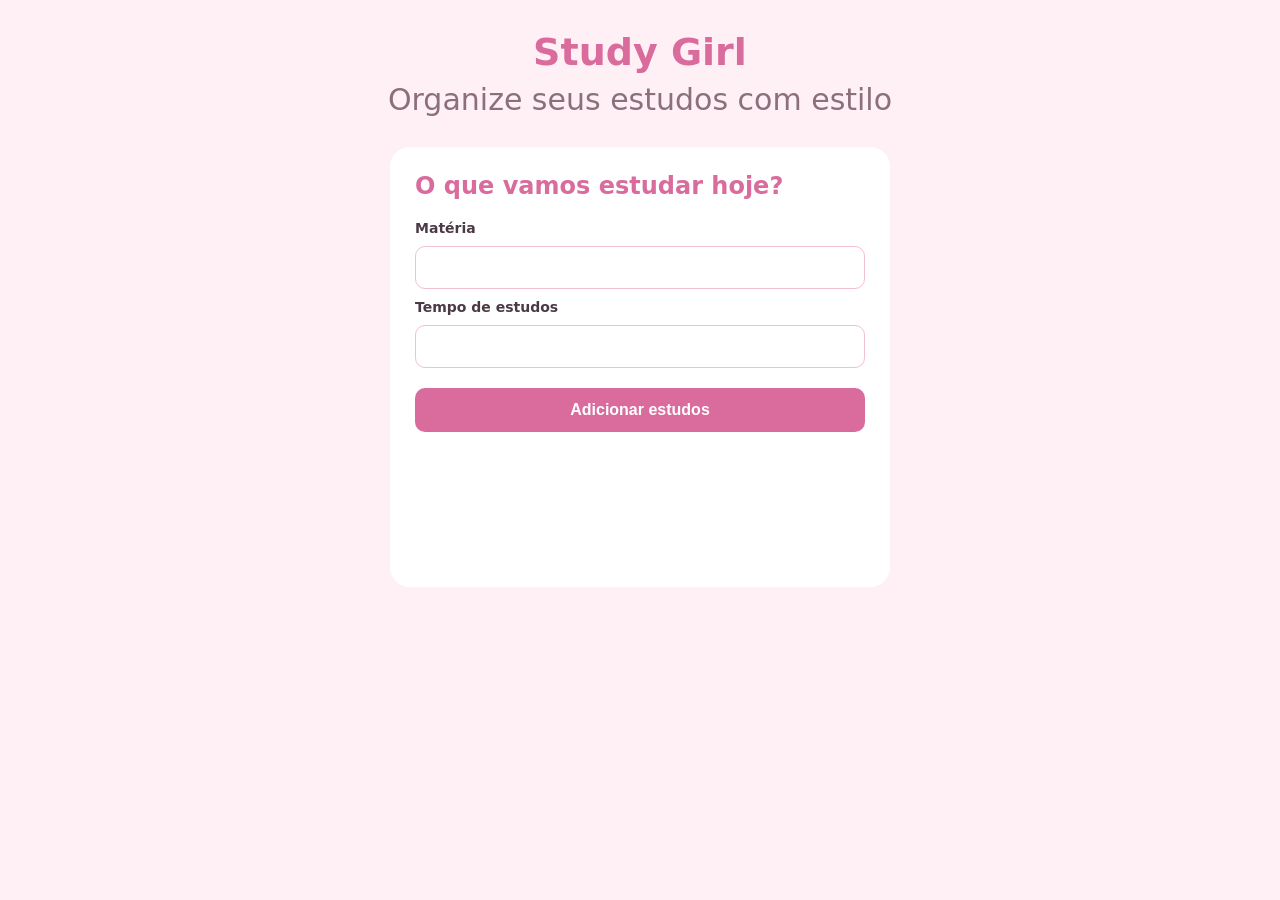
<file: index.html>
<!DOCTYPE html>
<html lang="pt-br">
<head>
    <meta charset="UTF-8">
<meta name="viewport" content="width=device-width, initial-scale=1.0">
    <link rel="stylesheet" href="style.css">    <title>Study Girl</title>
    <link rel="stylesheet" href="style.css">
</head>
<body>

    <header>
    <H1>Study Girl</H1>
    <p>Organize seus estudos com estilo</p>
</header>
    
    <main>
      
        <section>
            <h2>O que vamos estudar hoje?</h2>
        
            <form id="form-estudo">

                <label for="materia">Matéria</label>
                <input 
                    type="text"
                    id="materia"
                    placeholder="" required>

                <label for="tempo">Tempo de estudos</label>
                    <input 
                    type="number"
                    id="tempo"
                    placeholder="" required>

                    <button type="submit"> Adicionar estudos</button>
<form>
    <section>


<div id="lista-estudos">

</div>
    </section>


    
    <main>
        <script src="script.js"></script>

</form>










  </form>      
        
        
        
        
        
        
        
        </section>
    </main>
</body>
</html>
</file>
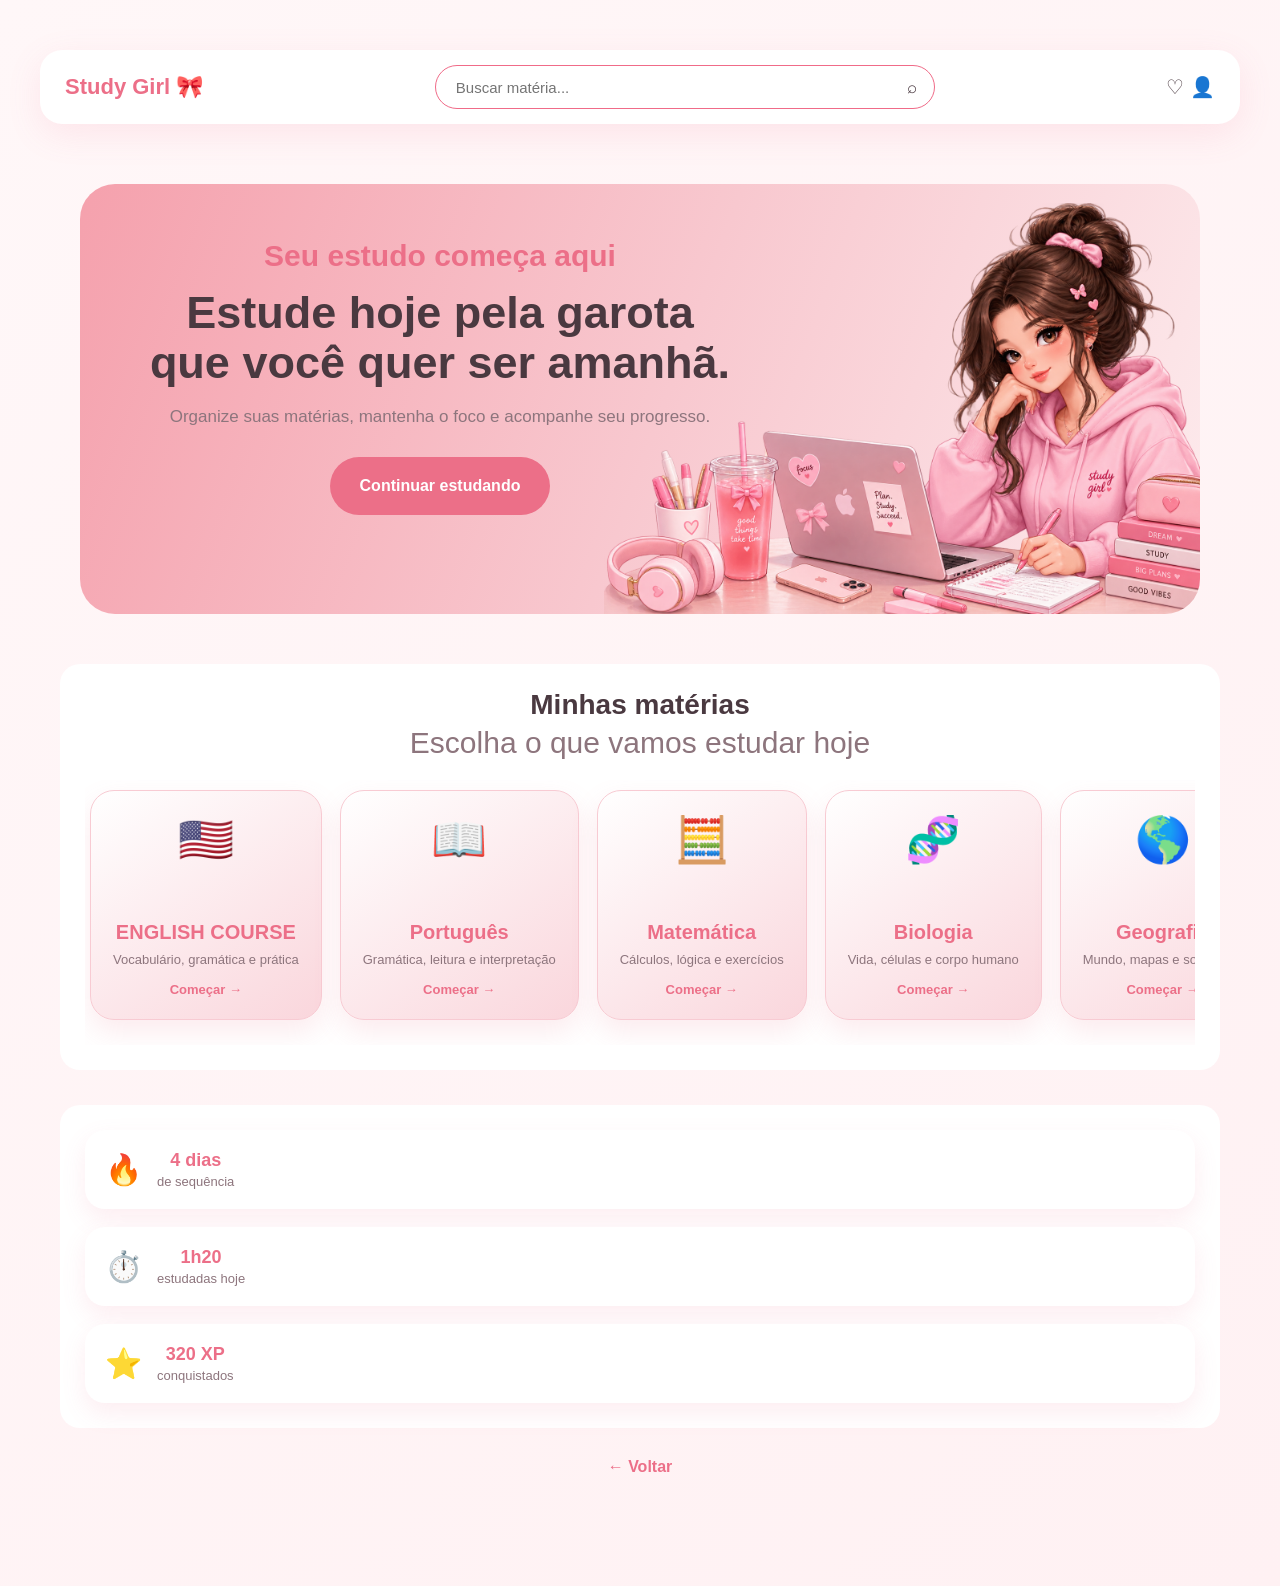
<file: index2.html>
<!DOCTYPE html>
  <html lang="pt-br">
  <head>
    <meta charset="UTF-8">
<meta name="viewport" content="width=device-width, initial-scale=1.0">
    <link rel="stylesheet" href="style.css">    
    <title>Study Girl</title>
    <link rel="stylesheet" href="style.css">
  </head>
  <body>
    <header>

<body class="home-materias">

    <header class="topo-app">

        <div class="logo">
            Study Girl 🎀
        </div>

        <div class="busca">
            <input type="text" placeholder="Buscar matéria...">
            <span class="icone-busca">⌕</span>
        </div>

        <div class="icones-topo">
            ♡ 👤
        </div>

    </header>

    <main class="conteudo-home">

        <section class="hero">

            <div class="hero-texto">

                <p class="tag">
                    Seu estudo começa aqui
                </p>

                <h1>
                    Estude hoje pela garota que você quer ser amanhã.
                </h1>

                <p>
                    Organize suas matérias, mantenha o foco e acompanhe seu progresso.
                </p>

                <a href="#materias" class="btn-principal">
                    Continuar estudando
                </a>

            <div class="hero-imagem">

    <div>
        <img
        src="study-girl-1.png" alt="Garota estudando">

</div>

        </section>

        <section class="secao-materias" id="materias">

            <div class="titulo-secao">
                <div>
                    <h2>Minhas matérias</h2>
                    <p>Escolha o que vamos estudar hoje</p>
                </div>
            </div>

            <div class="lista-materias">

                <a href="English/english.html" class="card-materia">
                    <div class="icone-materia">🇺🇸</div>
                    <h3>ENGLISH COURSE</h3>
                    <p>Vocabulário, gramática e prática</p>
                    <span>Começar →</span>
                </a>

                <a href="portugues.html" class="card-materia">
                    <div class="icone-materia">📖</div>
                    <h3>Português</h3>
                    <p>Gramática, leitura e interpretação</p>
                    <span>Começar →</span>
                </a>

                    <a href="Matemática/matematica.html" class="card-materia">
                    <div class="icone-materia">🧮</div>
                    <h3>Matemática</h3>
                    <p>Cálculos, lógica e exercícios</p>
                    <span>Começar →</span>
                </a>

                <a href="biologia.html" class="card-materia">
                    <div class="icone-materia">🧬</div>
                    <h3>Biologia</h3>
                    <p>Vida, células e corpo humano</p>
                    <span>Começar →</span>
                </a>

                <a href="geografia.html" class="card-materia">
                    <div class="icone-materia">🌎</div>
                    <h3>Geografia</h3>
                    <p>Mundo, mapas e sociedade</p>
                    <span>Começar →</span>
                </a>

                <a href="quimica.html" class="card-materia">
                    <div class="icone-materia">🧪</div>
                    <h3>Química</h3>
                    <p>Elementos, reações e matéria</p>
                    <span>Começar →</span>
                </a>

                <a href="fisica.html" class="card-materia">
                    <div class="icone-materia">⚛️</div>
                    <h3>Física</h3>
                    <p>Movimento, energia e forças</p>
                    <span>Começar →</span>
                </a>

            </div>

        </section>

        <section class="resumo-estudos">

            <div class="card-resumo">
                <span>🔥</span>
                <div>
                    <strong>4 dias</strong>
                    <p>de sequência</p>
                </div>
            </div>

            <div class="card-resumo">
                <span>⏱️</span>
                <div>
                    <strong>1h20</strong>
                    <p>estudadas hoje</p>
                </div>
            </div>

            <div class="card-resumo">
                <span>⭐</span>
                <div>
                    <strong>320 XP</strong>
                    <p>conquistados</p>
                </div>
            </div>

        </section>

        <a href="index.html" class="voltar-home">
            ← Voltar
        </a>

    </main>

</body>

</html>
</file>
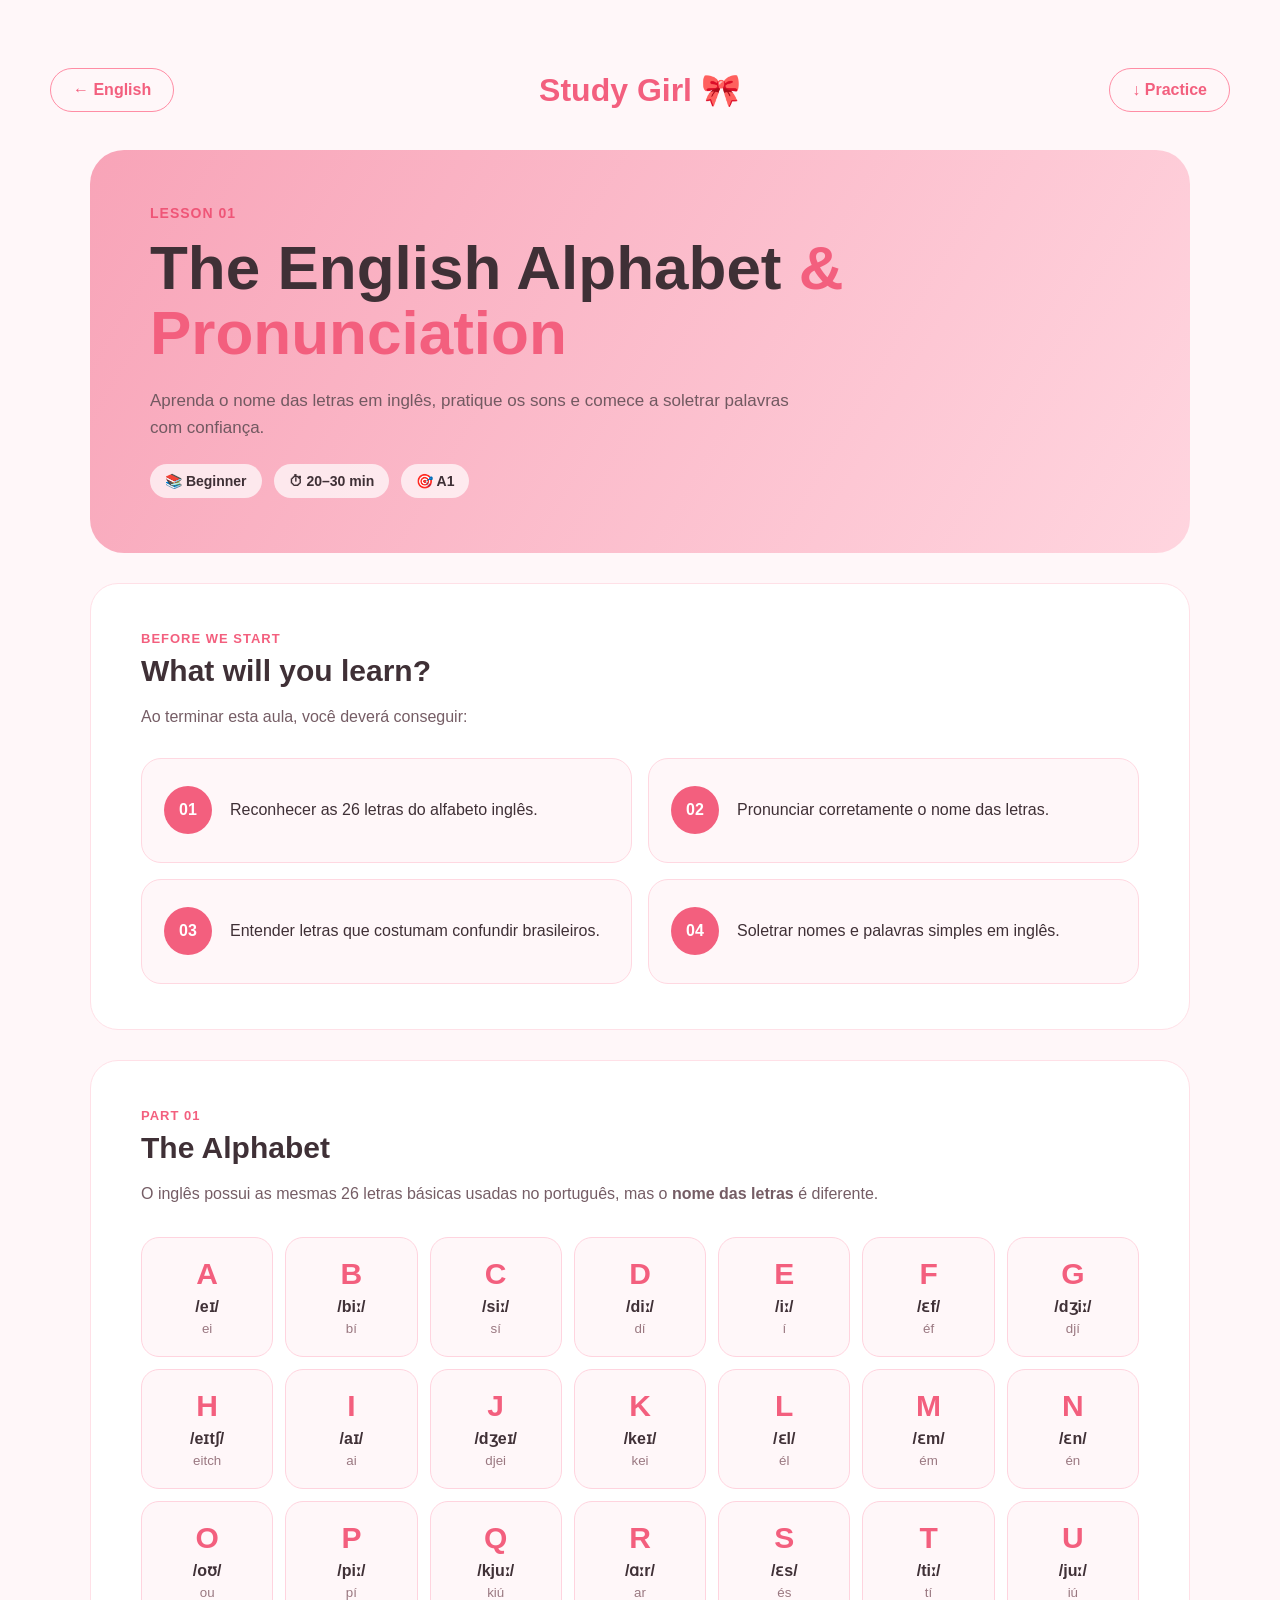
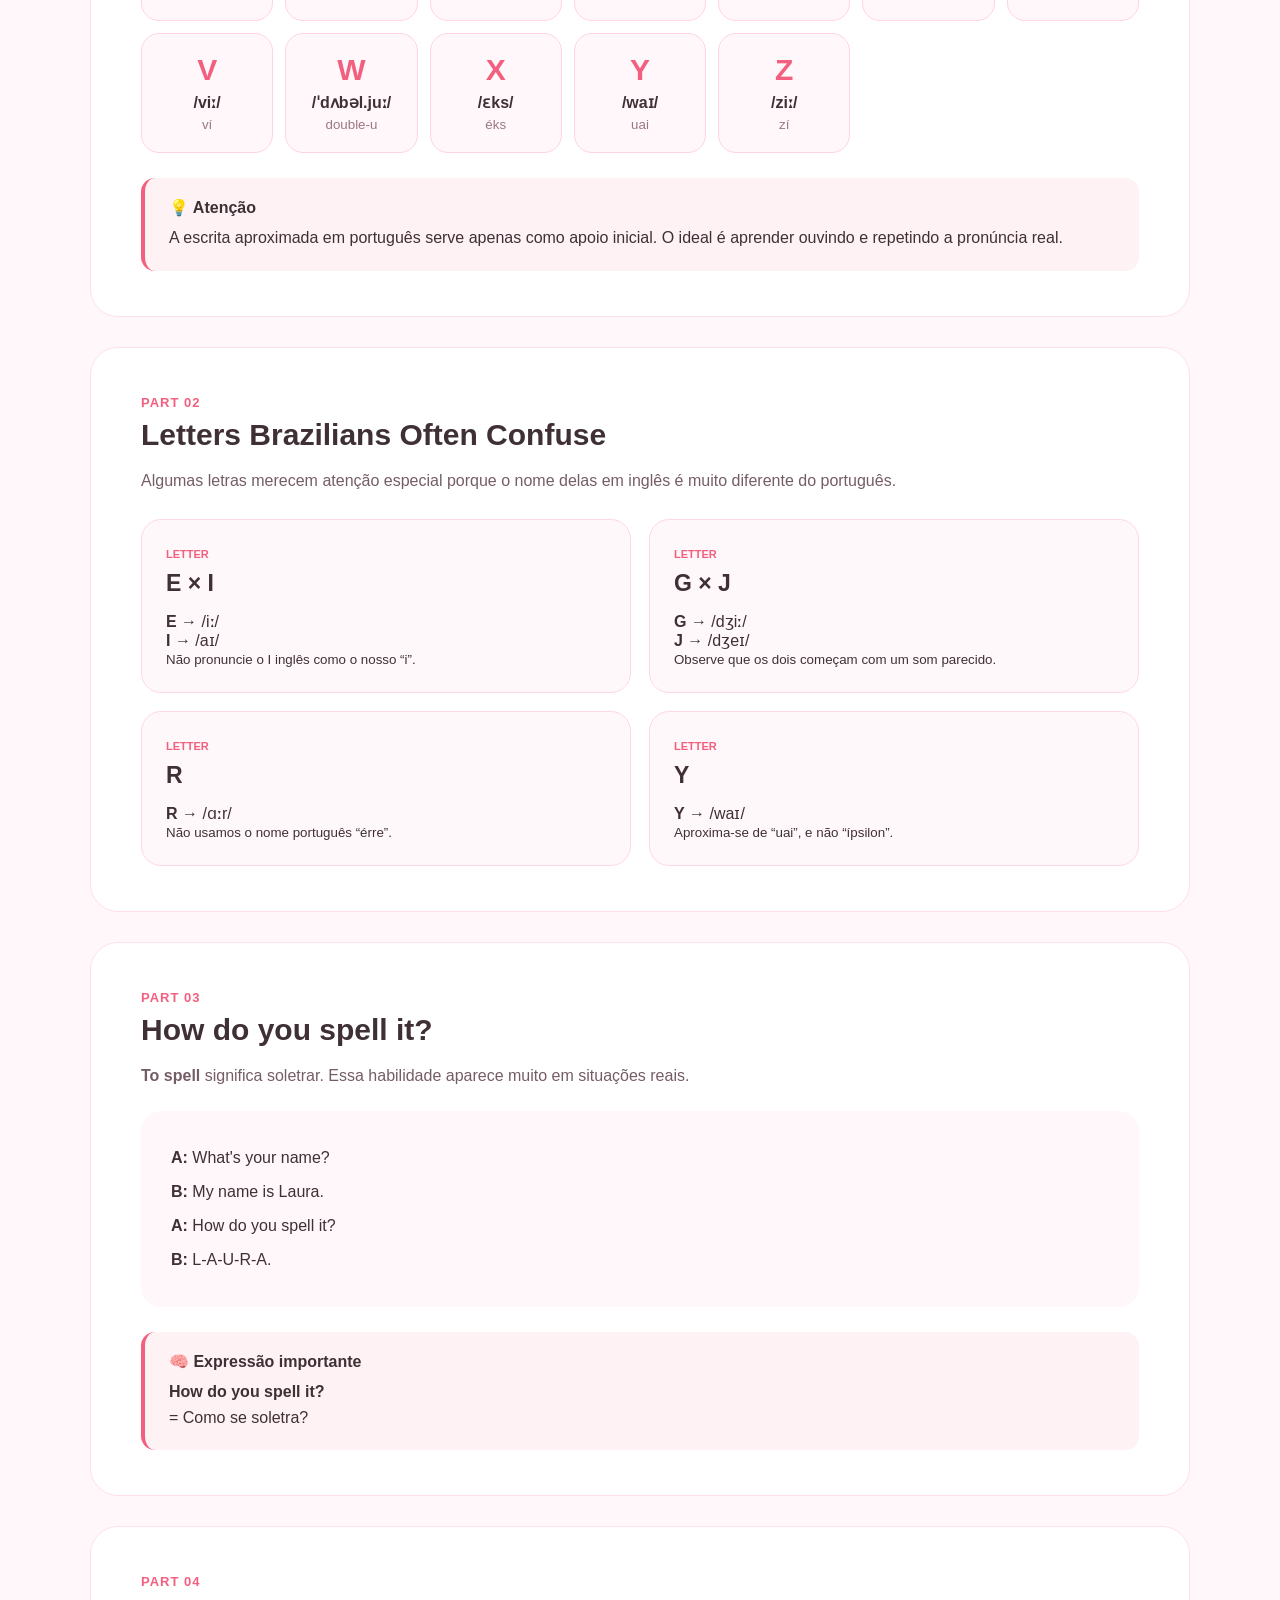
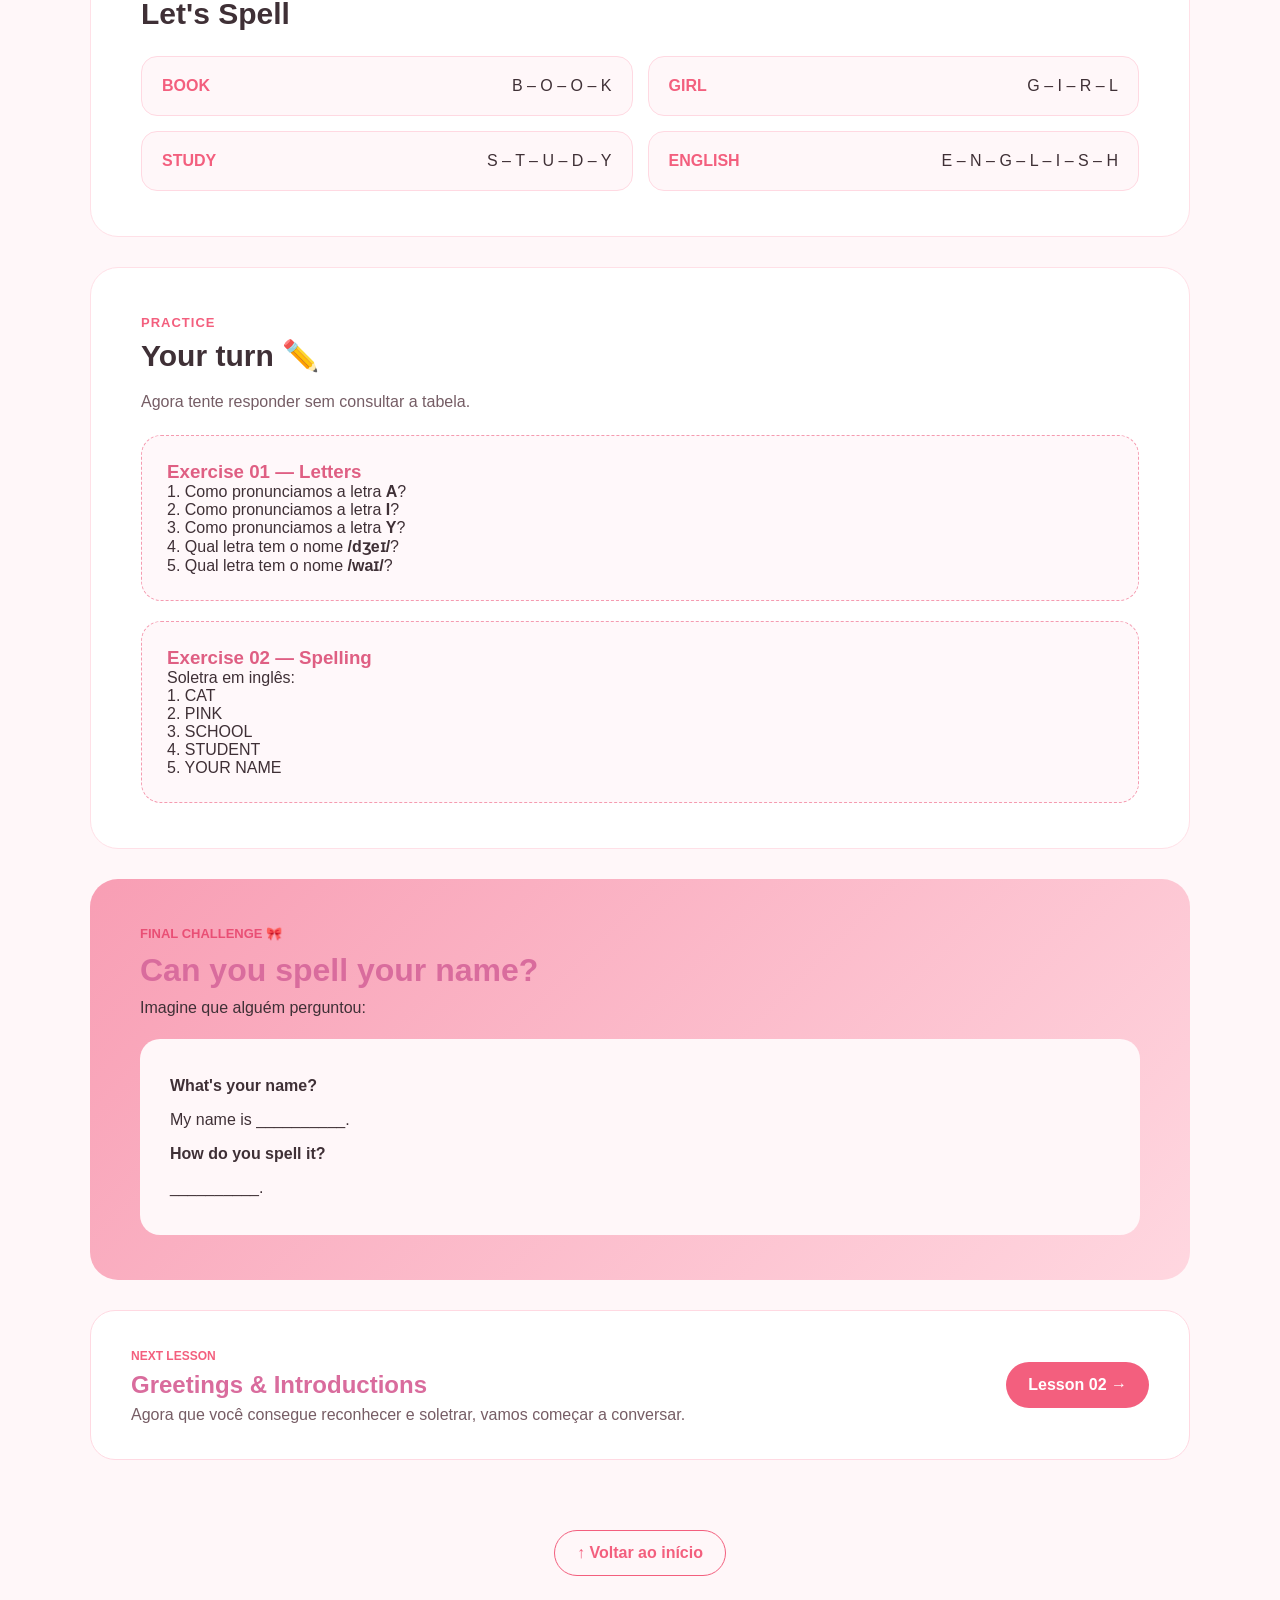
<file: English/alphabet.html>
<!DOCTYPE html>
<html lang="pt-br">

<head>
    <meta charset="UTF-8">
    <meta name="viewport" content="width=device-width, initial-scale=1.0">

    <title>Alphabet & Pronunciation | Study Girl</title>

    <link rel="stylesheet" href="../style.css">
</head>

<body class="english-lesson-page" id="top">

    <!-- =========================
         CABEÇALHO
    ========================== -->
    <header class="english-lesson-header">

        <a href="english.html" class="english-lesson-back">
            ← English
        </a>

        <div class="english-lesson-logo">
            Study Girl 🎀
        </div>

        <a href="#practice" class="english-lesson-jump">
            ↓ Practice
        </a>

    </header>


    <main class="english-lesson-container">

        <!-- =========================
             APRESENTAÇÃO
        ========================== -->
        <section class="english-lesson-hero">

            <span class="english-lesson-number">
                LESSON 01
            </span>

            <h1>
                The English Alphabet
                <span>& Pronunciation</span>
            </h1>

            <p>
                Aprenda o nome das letras em inglês, pratique os sons
                e comece a soletrar palavras com confiança.
            </p>

            <div class="english-lesson-info">

                <span>📚 Beginner</span>
                <span>⏱ 20–30 min</span>
                <span>🎯 A1</span>

            </div>

        </section>


        <!-- =========================
             OBJETIVOS
        ========================== -->
        <section class="english-content-block">

            <span class="english-section-label">
                BEFORE WE START
            </span>

            <h2>What will you learn?</h2>

            <p>
                Ao terminar esta aula, você deverá conseguir:
            </p>

            <div class="english-objectives">

                <div>
                    <span>01</span>
                    <p>Reconhecer as 26 letras do alfabeto inglês.</p>
                </div>

                <div>
                    <span>02</span>
                    <p>Pronunciar corretamente o nome das letras.</p>
                </div>

                <div>
                    <span>03</span>
                    <p>Entender letras que costumam confundir brasileiros.</p>
                </div>

                <div>
                    <span>04</span>
                    <p>Soletrar nomes e palavras simples em inglês.</p>
                </div>

            </div>

        </section>


        <!-- =========================
             ALFABETO
        ========================== -->
        <section class="english-content-block">

            <span class="english-section-label">
                PART 01
            </span>

            <h2>The Alphabet</h2>

            <p>
                O inglês possui as mesmas 26 letras básicas usadas no
                português, mas o <strong>nome das letras</strong> é diferente.
            </p>

            <div class="alphabet-grid">

                <div><strong>A</strong><span>/eɪ/</span><small>ei</small></div>
                <div><strong>B</strong><span>/biː/</span><small>bí</small></div>
                <div><strong>C</strong><span>/siː/</span><small>sí</small></div>
                <div><strong>D</strong><span>/diː/</span><small>dí</small></div>
                <div><strong>E</strong><span>/iː/</span><small>í</small></div>
                <div><strong>F</strong><span>/ɛf/</span><small>éf</small></div>
                <div><strong>G</strong><span>/dʒiː/</span><small>djí</small></div>

                <div><strong>H</strong><span>/eɪtʃ/</span><small>eitch</small></div>
                <div><strong>I</strong><span>/aɪ/</span><small>ai</small></div>
                <div><strong>J</strong><span>/dʒeɪ/</span><small>djei</small></div>
                <div><strong>K</strong><span>/keɪ/</span><small>kei</small></div>
                <div><strong>L</strong><span>/ɛl/</span><small>él</small></div>
                <div><strong>M</strong><span>/ɛm/</span><small>ém</small></div>
                <div><strong>N</strong><span>/ɛn/</span><small>én</small></div>

                <div><strong>O</strong><span>/oʊ/</span><small>ou</small></div>
                <div><strong>P</strong><span>/piː/</span><small>pí</small></div>
                <div><strong>Q</strong><span>/kjuː/</span><small>kiú</small></div>
                <div><strong>R</strong><span>/ɑːr/</span><small>ar</small></div>
                <div><strong>S</strong><span>/ɛs/</span><small>és</small></div>
                <div><strong>T</strong><span>/tiː/</span><small>tí</small></div>

                <div><strong>U</strong><span>/juː/</span><small>iú</small></div>
                <div><strong>V</strong><span>/viː/</span><small>ví</small></div>
                <div><strong>W</strong><span>/ˈdʌbəl.juː/</span><small>double-u</small></div>
                <div><strong>X</strong><span>/ɛks/</span><small>éks</small></div>
                <div><strong>Y</strong><span>/waɪ/</span><small>uai</small></div>
                <div><strong>Z</strong><span>/ziː/</span><small>zí</small></div>

            </div>

            <div class="english-note">

                <strong>💡 Atenção</strong>

                <p>
                    A escrita aproximada em português serve apenas como
                    apoio inicial. O ideal é aprender ouvindo e repetindo
                    a pronúncia real.
                </p>

            </div>

        </section>


        <!-- =========================
             LETRAS QUE CONFUNDEM
        ========================== -->
        <section class="english-content-block">

            <span class="english-section-label">
                PART 02
            </span>

            <h2>Letters Brazilians Often Confuse</h2>

            <p>
                Algumas letras merecem atenção especial porque o nome
                delas em inglês é muito diferente do português.
            </p>

            <div class="english-comparison-grid">

                <article>
                    <span>LETTER</span>
                    <h3>E × I</h3>

                    <p>
                        <strong>E</strong> → /iː/
                    </p>

                    <p>
                        <strong>I</strong> → /aɪ/
                    </p>

                    <small>
                        Não pronuncie o I inglês como o nosso “i”.
                    </small>
                </article>


                <article>
                    <span>LETTER</span>
                    <h3>G × J</h3>

                    <p>
                        <strong>G</strong> → /dʒiː/
                    </p>

                    <p>
                        <strong>J</strong> → /dʒeɪ/
                    </p>

                    <small>
                        Observe que os dois começam com um som parecido.
                    </small>
                </article>


                <article>
                    <span>LETTER</span>
                    <h3>R</h3>

                    <p>
                        <strong>R</strong> → /ɑːr/
                    </p>

                    <small>
                        Não usamos o nome português “érre”.
                    </small>
                </article>


                <article>
                    <span>LETTER</span>
                    <h3>Y</h3>

                    <p>
                        <strong>Y</strong> → /waɪ/
                    </p>

                    <small>
                        Aproxima-se de “uai”, e não “ípsilon”.
                    </small>
                </article>

            </div>

        </section>


        <!-- =========================
             SPELLING
        ========================== -->
        <section class="english-content-block">

            <span class="english-section-label">
                PART 03
            </span>

            <h2>How do you spell it?</h2>

            <p>
                <strong>To spell</strong> significa soletrar.
                Essa habilidade aparece muito em situações reais.
            </p>

            <div class="english-dialogue">

                <p>
                    <strong>A:</strong> What's your name?
                </p>

                <p>
                    <strong>B:</strong> My name is Laura.
                </p>

                <p>
                    <strong>A:</strong> How do you spell it?
                </p>

                <p>
                    <strong>B:</strong> L-A-U-R-A.
                </p>

            </div>

            <div class="english-note">

                <strong>🧠 Expressão importante</strong>

                <p>
                    <strong>How do you spell it?</strong><br>
                    = Como se soletra?
                </p>

            </div>

        </section>


        <!-- =========================
             EXEMPLOS
        ========================== -->
        <section class="english-content-block">

            <span class="english-section-label">
                PART 04
            </span>

            <h2>Let's Spell</h2>

            <div class="spelling-examples">

                <div>
                    <strong>BOOK</strong>
                    <span>B – O – O – K</span>
                </div>

                <div>
                    <strong>GIRL</strong>
                    <span>G – I – R – L</span>
                </div>

                <div>
                    <strong>STUDY</strong>
                    <span>S – T – U – D – Y</span>
                </div>

                <div>
                    <strong>ENGLISH</strong>
                    <span>E – N – G – L – I – S – H</span>
                </div>

            </div>

        </section>


        <!-- =========================
             PRÁTICA
        ========================== -->
        <section class="english-content-block" id="practice">

            <span class="english-section-label">
                PRACTICE
            </span>

            <h2>Your turn ✏️</h2>

            <p>
                Agora tente responder sem consultar a tabela.
            </p>

            <div class="english-exercise">

                <h3>Exercise 01 — Letters</h3>

                <p>1. Como pronunciamos a letra <strong>A</strong>?</p>
                <p>2. Como pronunciamos a letra <strong>I</strong>?</p>
                <p>3. Como pronunciamos a letra <strong>Y</strong>?</p>
                <p>4. Qual letra tem o nome <strong>/dʒeɪ/</strong>?</p>
                <p>5. Qual letra tem o nome <strong>/waɪ/</strong>?</p>

            </div>


            <div class="english-exercise">

                <h3>Exercise 02 — Spelling</h3>

                <p>Soletra em inglês:</p>

                <p>1. CAT</p>
                <p>2. PINK</p>
                <p>3. SCHOOL</p>
                <p>4. STUDENT</p>
                <p>5. YOUR NAME</p>

            </div>

        </section>


        <!-- =========================
             DESAFIO
        ========================== -->
        <section class="english-challenge">

            <span>FINAL CHALLENGE 🎀</span>

            <h2>Can you spell your name?</h2>

            <p>
                Imagine que alguém perguntou:
            </p>

            <div class="english-dialogue">

                <p>
                    <strong>What's your name?</strong>
                </p>

                <p>
                    My name is __________.
                </p>

                <p>
                    <strong>How do you spell it?</strong>
                </p>

                <p>
                    __________.
                </p>

            </div>

        </section>


        <!-- =========================
             PRÓXIMA AULA
        ========================== -->
        <section class="english-next-lesson">

            <div>
                <span>NEXT LESSON</span>
                <h2>Greetings & Introductions</h2>
                <p>
                    Agora que você consegue reconhecer e soletrar,
                    vamos começar a conversar.
                </p>
            </div>

            <a href="greetings.html">
                Lesson 02 →
            </a>

        </section>

    </main>


    <!-- VOLTAR AO TOPO -->
    <a href="#top" class="english-back-top">
        ↑ Voltar ao início
    </a>

</body>

</html>
</file>
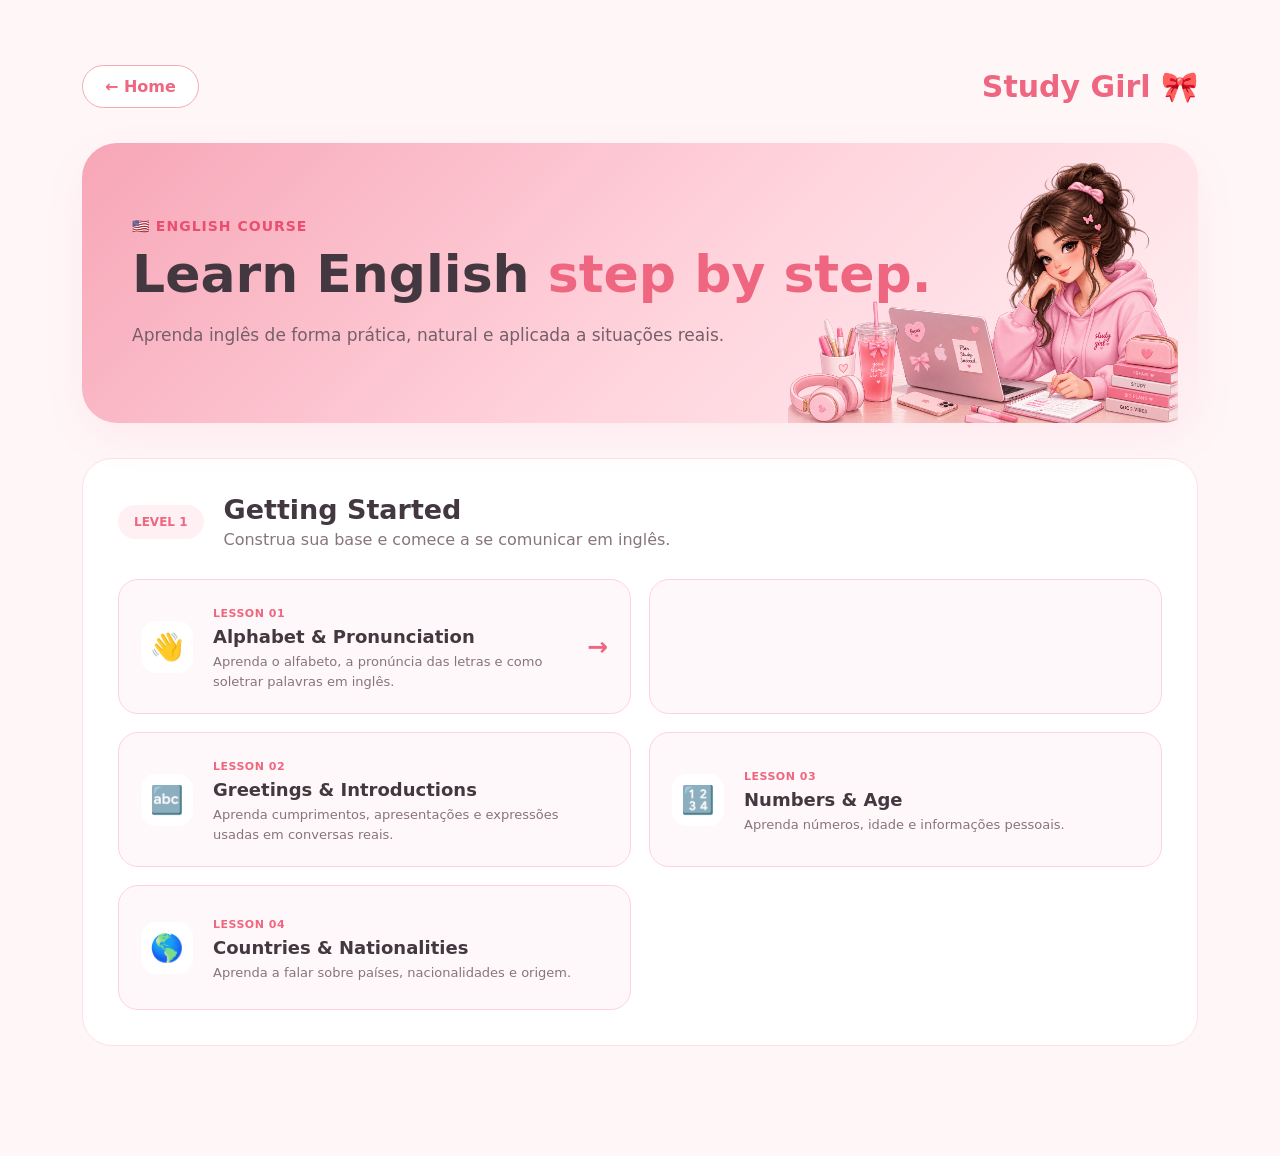
<file: English/english.html>
<!DOCTYPE html>
<html lang="pt-br">

<head>
    <meta charset="UTF-8">
    <meta name="viewport" content="width=device-width, initial-scale=1.0">

    <title>English Course | Study Girl</title>

<link rel="stylesheet" href="../style.css">
</head>

<body class="english-page">

    <!-- TOPO -->
    <header class="english-page-header">

        <a href="../index2.html" class="english-back">
            ← Home
        </a>

        <div class="english-logo">
            Study Girl 🎀
        </div>

    </header>


    <!-- CONTEÚDO -->
     
    <main class="english-main">

        <!-- APRESENTAÇÃO -->
        <section class="english-hero">

            <div>
                <span class="english-label">
                    🇺🇸 ENGLISH COURSE
                </span>

                <h1>
                    Learn English
                    <span>step by step.</span>
                </h1>

                <p>
                    Aprenda inglês de forma prática,
                    natural e aplicada a situações reais.
                </p>
            </div>
            <img src="studygirl.png" alt="study girl" class="english-hero-girl">
        </section>


        <!-- LEVEL 1 -->
        <section class="course-level">

            <div class="course-level-header">

                <span class="course-level-number">
                    LEVEL 1
                </span>

                <div>
                    <h2>Getting Started</h2>

                    <p>
                        Construa sua base e comece a se
                        comunicar em inglês.
                    </p>
                </div>

            </div>


            <!-- AULAS -->
            <div class="course-lessons">

                <!-- 01 -->
                <a href="alphabet.html" class="course-lesson">

                    <div class="course-lesson-icon">
                        👋
                    </div>

                    <div class="course-lesson-content">

                        <span>LESSON 01</span>

                        <h3>
                             Alphabet & Pronunciation
                        </h3>

                        <p>
                           Aprenda o alfabeto, a pronúncia das letras
                            e como soletrar palavras em inglês.

                        </p>

                    </div>

                    <div class="course-lesson-arrow">
                        →
                    </div>

                </a>


                <!-- 02 -->
                 <a href="greetings.html" class="course-lesson"></a>
                <div class="course-lesson">

                    <div class="course-lesson-icon">
                        🔤
                    </div>

                    <div class="course-lesson-content">

                        <span>LESSON 02</span>

                        <h3>
                                Greetings & Introductions
                        </h3>

                        <p>
                            
                             Aprenda cumprimentos, apresentações
                             e expressões usadas em conversas reais.
                        </p>

                    </div>

                </div>


                <!-- 03 -->
                <div class="course-lesson">

                    <div class="course-lesson-icon">
                        🔢
                    </div>

                    <div class="course-lesson-content">

                        <span>LESSON 03</span>

                        <h3>
                            Numbers & Age
                        </h3>

                        <p>
                            Aprenda números, idade e
                            informações pessoais.
                        </p>

                    </div>

                </div>


                <!-- 04 -->
                <div class="course-lesson">

                    <div class="course-lesson-icon">
                        🌎
                    </div>

                    <div class="course-lesson-content">

                        <span>LESSON 04</span>

                        <h3>
                            Countries & Nationalities
                        </h3>

                        <p>
                            Aprenda a falar sobre países,
                            nacionalidades e origem.
                        </p>

                    </div>

                </div>

            </div>

        </section>

    </main>

</body>

</html>
</file>
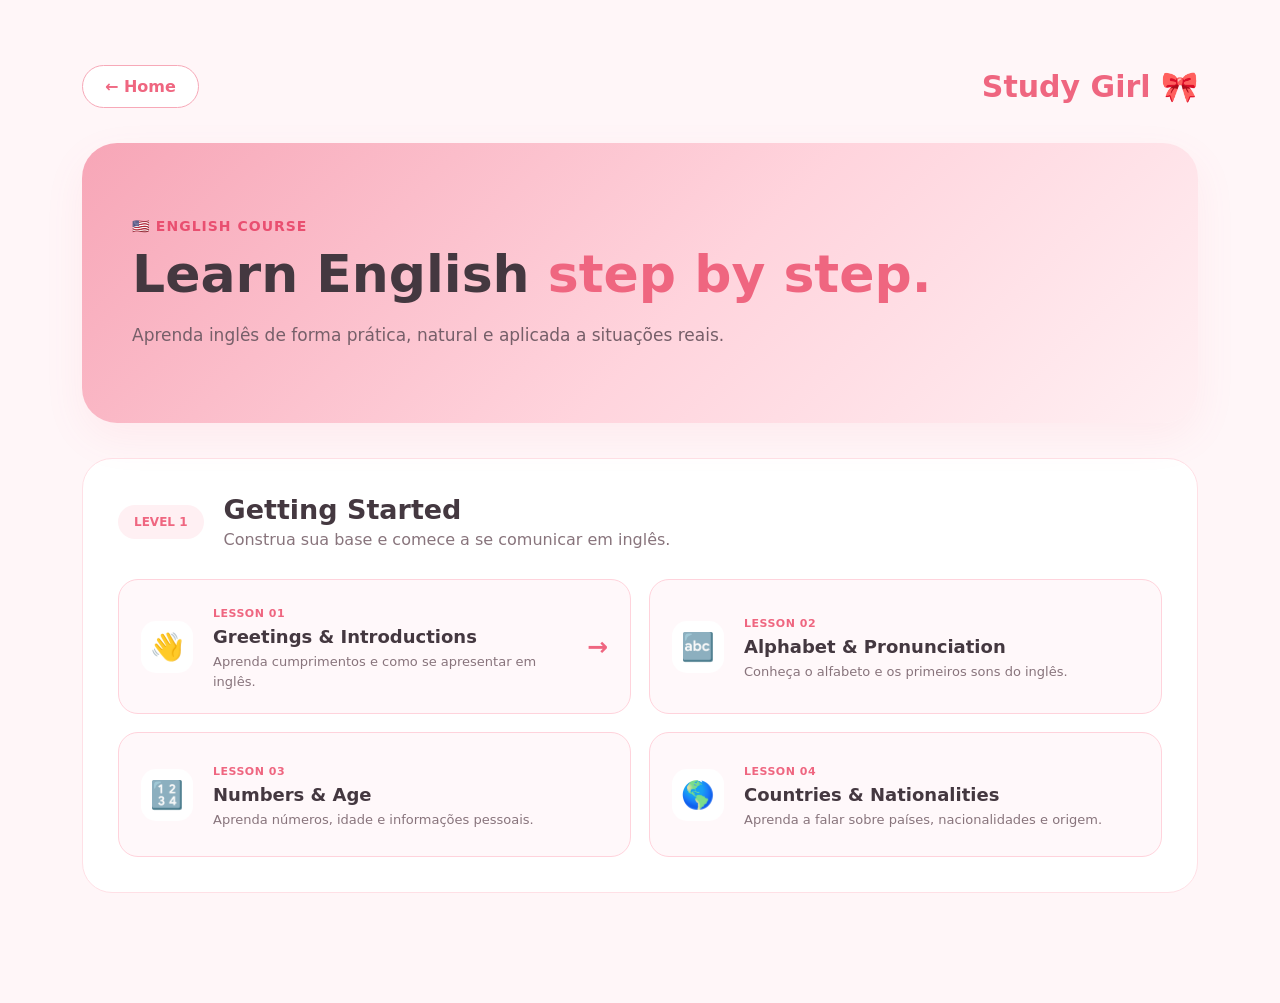
<file: fisica/fisica.html>
<!DOCTYPE html>
<html lang="pt-br">

<head>
    <meta charset="UTF-8">
    <meta name="viewport" content="width=device-width, initial-scale=1.0">

    <title>English Course | Study Girl</title>

    <link rel="stylesheet" href="../style.css">
</head>

<body class="english-page">

    <!-- TOPO -->
    <header class="english-page-header">

        <a href="../index2.html" class="english-back">
            ← Home
        </a>

        <div class="english-logo">
            Study Girl 🎀
        </div>

    </header>


    <!-- CONTEÚDO -->
    <main class="english-main">

        <!-- APRESENTAÇÃO -->
        <section class="english-hero">

            <div>
                <span class="english-label">
                    🇺🇸 ENGLISH COURSE
                </span>

                <h1>
                    Learn English
                    <span>step by step.</span>
                </h1>

                <p>
                    Aprenda inglês de forma prática,
                    natural e aplicada a situações reais.
                </p>
            </div>

        </section>


        <!-- LEVEL 1 -->
        <section class="course-level">

            <div class="course-level-header">

                <span class="course-level-number">
                    LEVEL 1
                </span>

                <div>
                    <h2>Getting Started</h2>

                    <p>
                        Construa sua base e comece a se
                        comunicar em inglês.
                    </p>
                </div>

            </div>


            <!-- AULAS -->
            <div class="course-lessons">

                <!-- 01 -->
                <a href="greetings.html" class="course-lesson">

                    <div class="course-lesson-icon">
                        👋
                    </div>

                    <div class="course-lesson-content">

                        <span>LESSON 01</span>

                        <h3>
                            Greetings & Introductions
                        </h3>

                        <p>
                            Aprenda cumprimentos e como
                            se apresentar em inglês.
                        </p>

                    </div>

                    <div class="course-lesson-arrow">
                        →
                    </div>

                </a>


                <!-- 02 -->
                <div class="course-lesson">

                    <div class="course-lesson-icon">
                        🔤
                    </div>

                    <div class="course-lesson-content">

                        <span>LESSON 02</span>

                        <h3>
                            Alphabet & Pronunciation
                        </h3>

                        <p>
                            Conheça o alfabeto e os primeiros
                            sons do inglês.
                        </p>

                    </div>

                </div>


                <!-- 03 -->
                <div class="course-lesson">

                    <div class="course-lesson-icon">
                        🔢
                    </div>

                    <div class="course-lesson-content">

                        <span>LESSON 03</span>

                        <h3>
                            Numbers & Age
                        </h3>

                        <p>
                            Aprenda números, idade e
                            informações pessoais.
                        </p>

                    </div>

                </div>


                <!-- 04 -->
                <div class="course-lesson">

                    <div class="course-lesson-icon">
                        🌎
                    </div>

                    <div class="course-lesson-content">

                        <span>LESSON 04</span>

                        <h3>
                            Countries & Nationalities
                        </h3>

                        <p>
                            Aprenda a falar sobre países,
                            nacionalidades e origem.
                        </p>

                    </div>

                </div>

            </div>

        </section>

    </main>

</body>

</html>
</file>
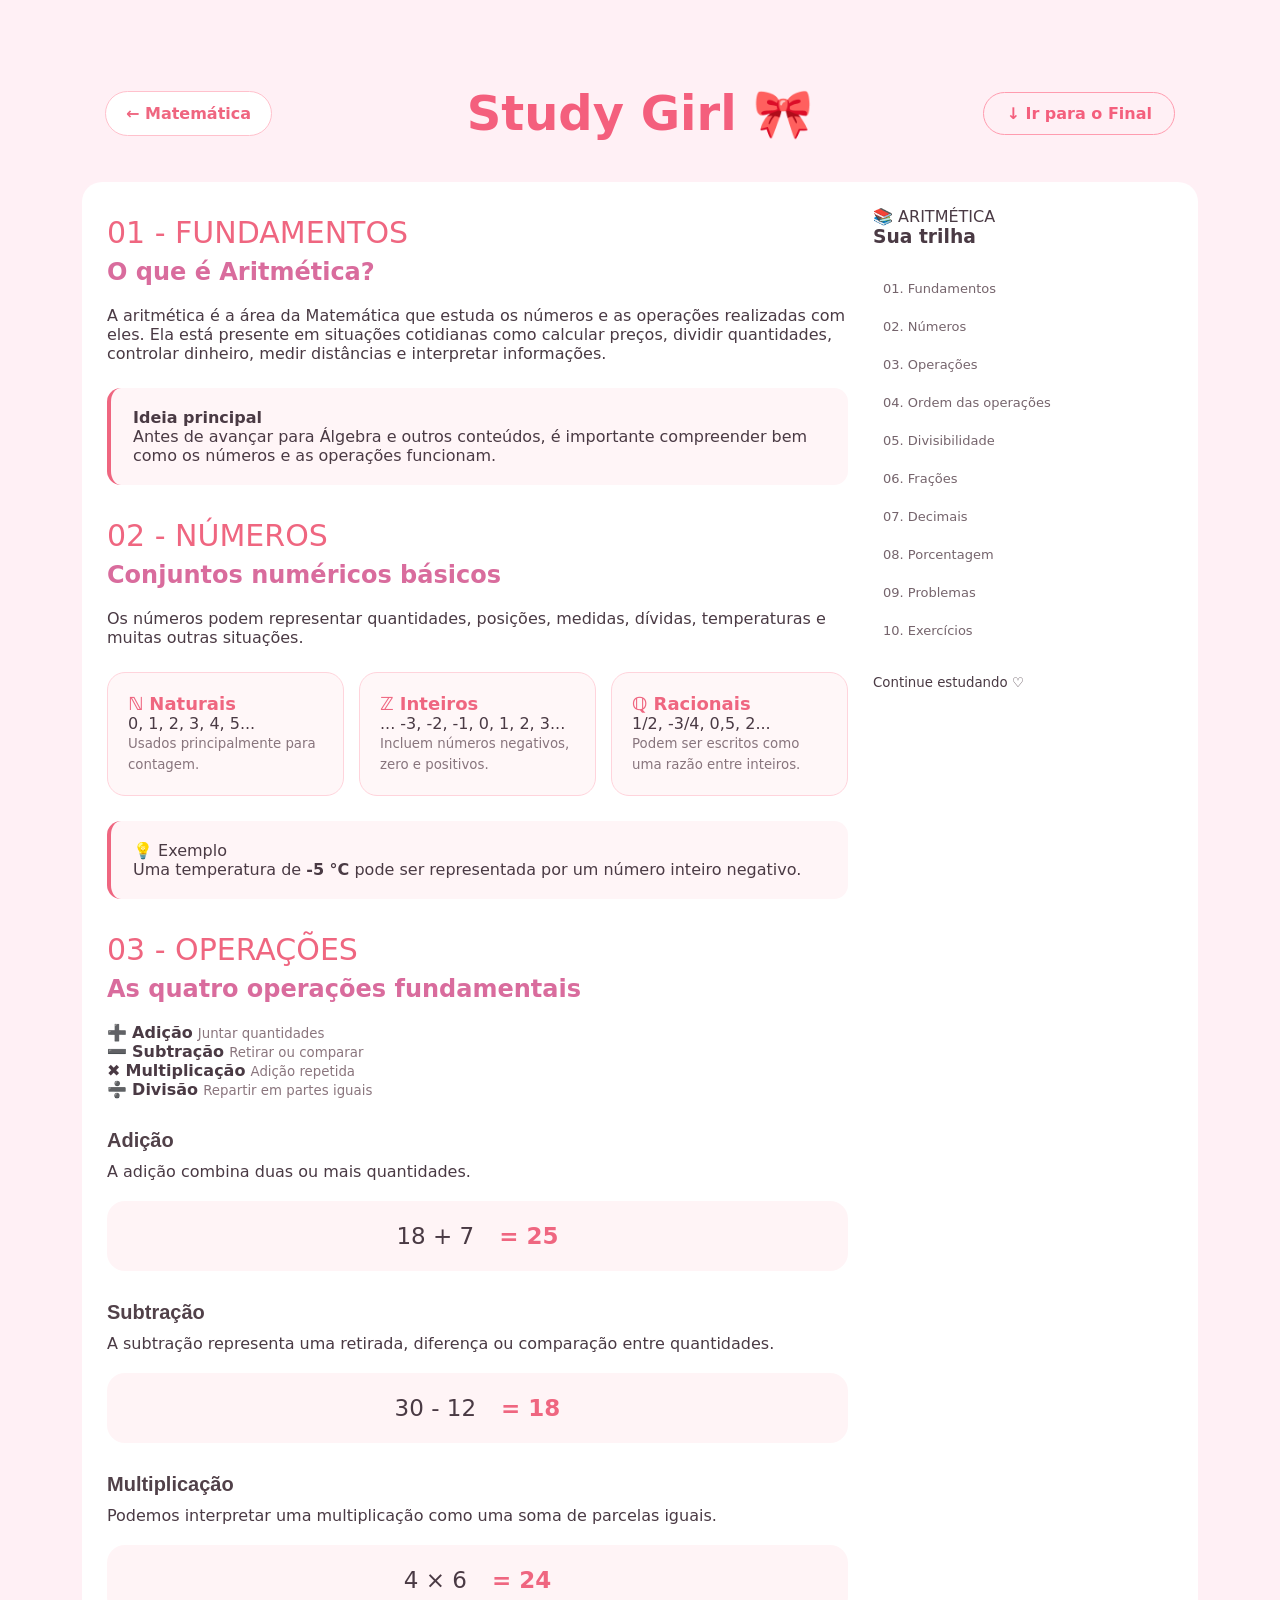
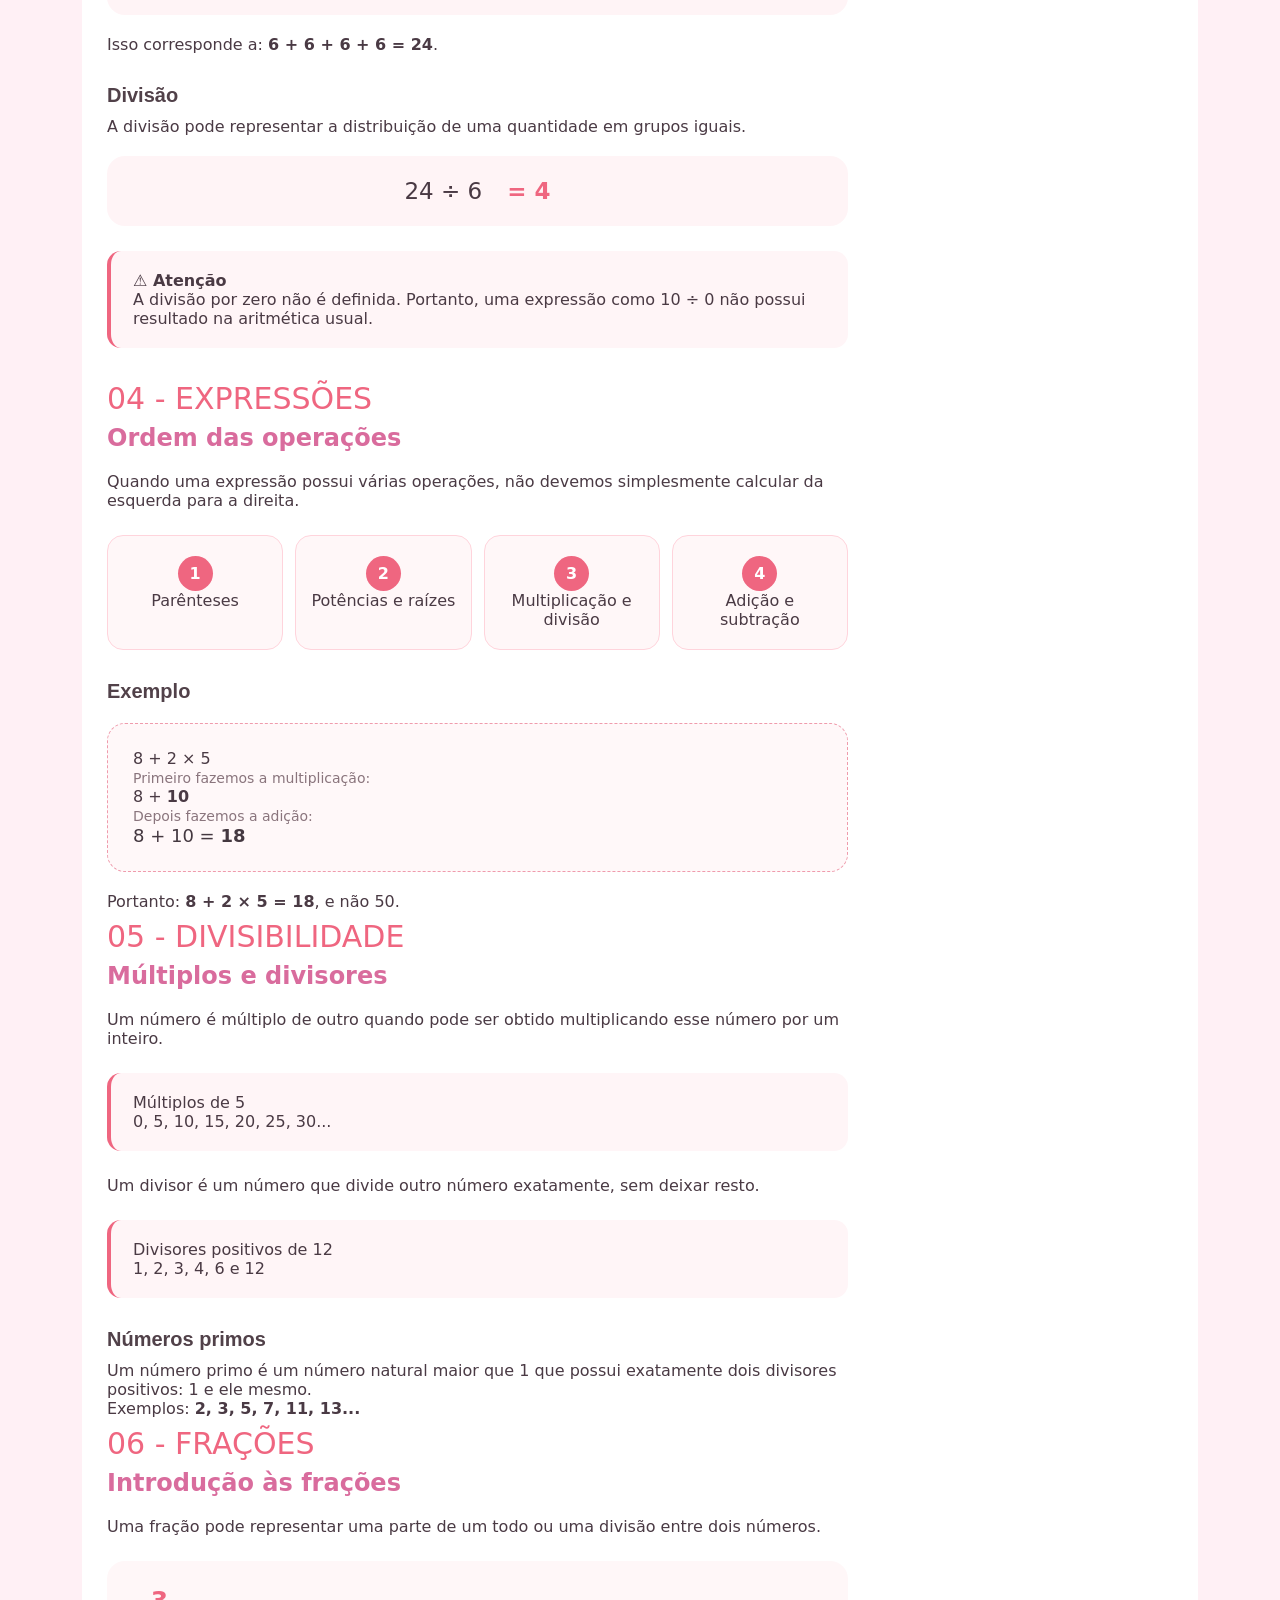
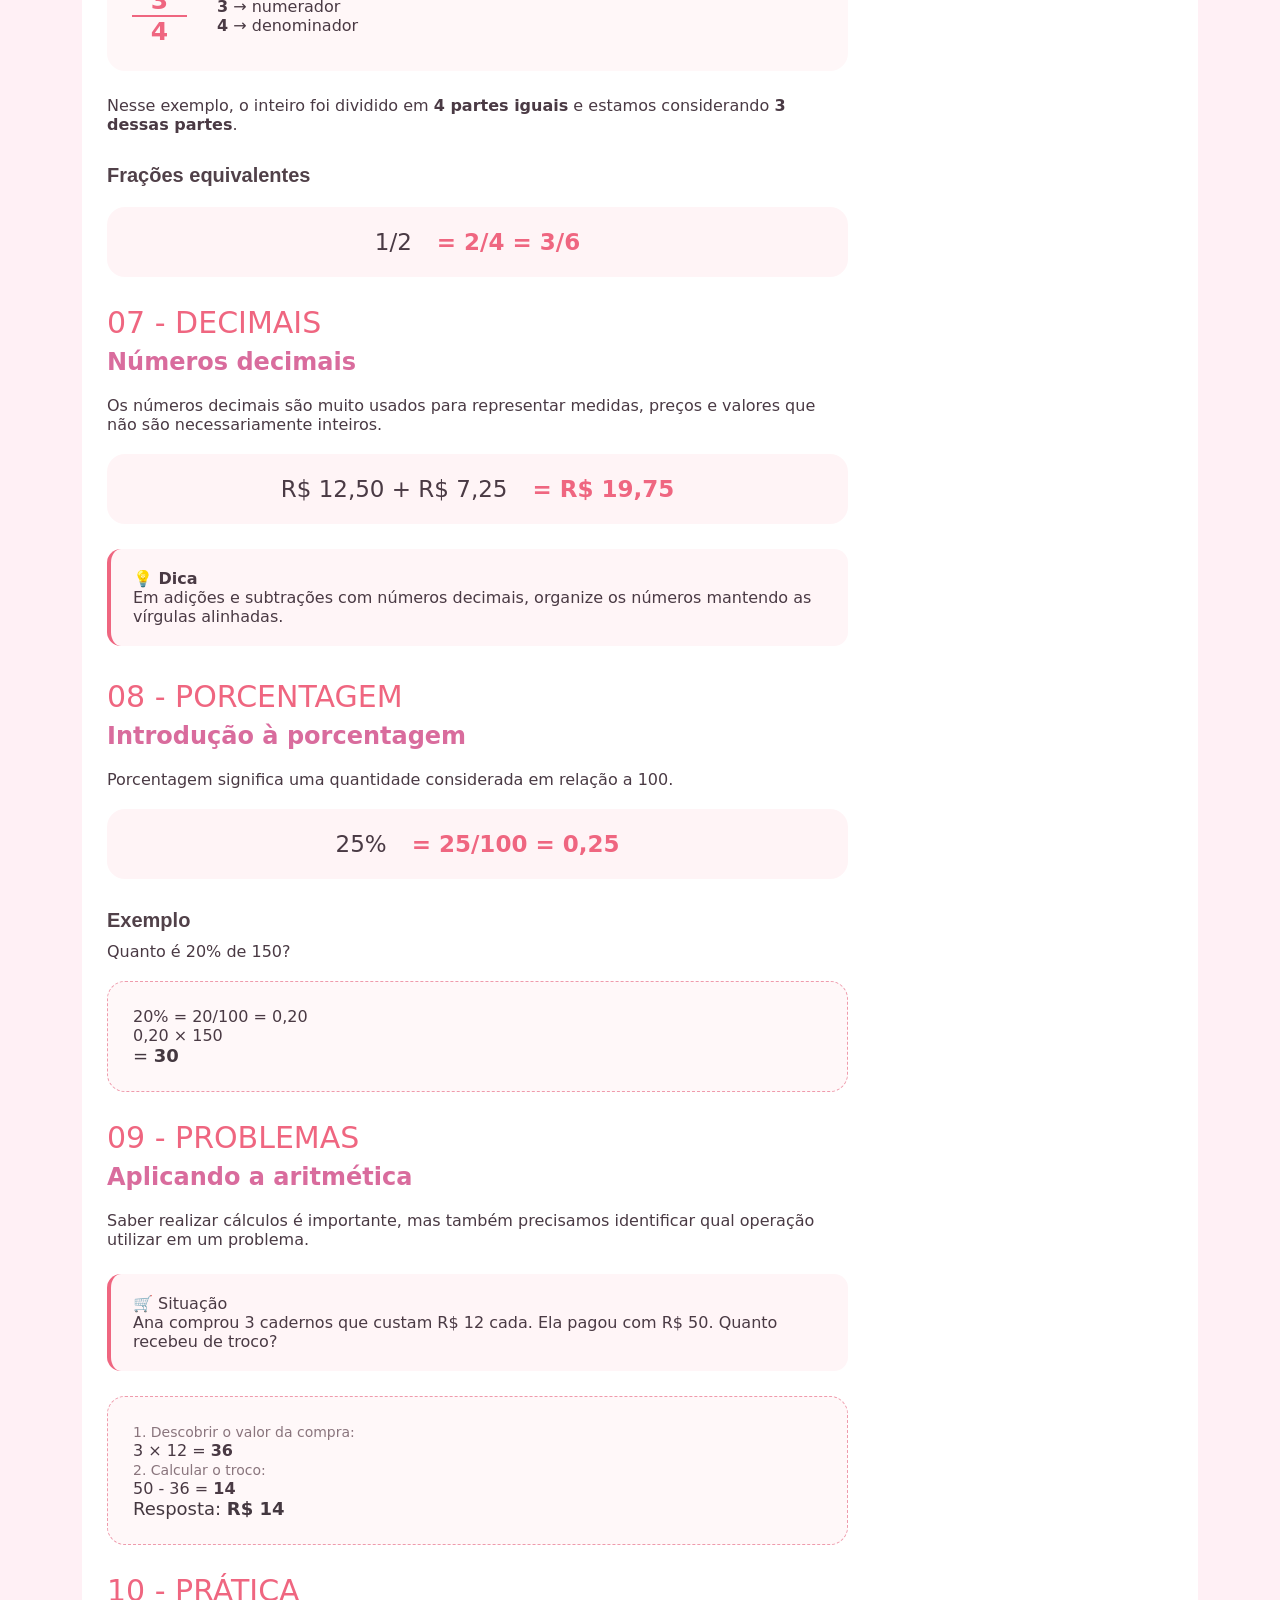
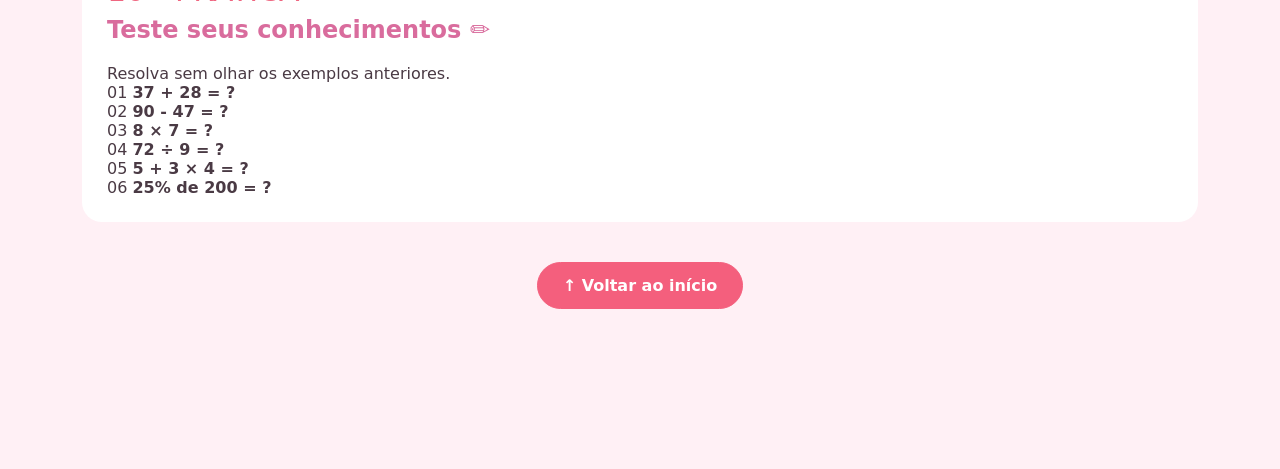
<file: Matemática/aritmetica.html>
<!DOCTYPE html>
<html lang="pt-br">

<head>
    <meta charset="UTF-8">
    <meta name="viewport" content="width=device-width, initial-scale=1.0">

    <title>Aritmética | Study Girl</title>

    <link rel="stylesheet" href="../style.css">
</head>

<body class="pagina-aula">

<div id="inicio"></div>

    <header class="aritmetica-header">

    <a href="matematica.html" class="btn-voltar">
        ← Matemática
    </a>

    <div class="aritmetica-logo">
        Study Girl 🎀
    </div>

    <a href="#final" class="btn-final">
        ↓ Ir para o Final
    </a>

</header>




    <main class="aula-container">

        <!-- CABEÇALHO DA AULA -->

 <section class="aula-conteudo">

    <div class="aula-principal">

        <!-- 01 -->
        <article class="bloco-aula">
            <span class="numero-aula">01 - FUNDAMENTOS</span>

            <h2>O que é Aritmética?</h2>

            <p>
                A aritmética é a área da Matemática que estuda os números
                e as operações realizadas com eles. Ela está presente em
                situações cotidianas como calcular preços, dividir quantidades,
                controlar dinheiro, medir distâncias e interpretar informações.
            </p>

            <div class="destaque-aula">
                <strong>Ideia principal</strong>

                <p>
                    Antes de avançar para Álgebra e outros conteúdos,
                    é importante compreender bem como os números e as
                    operações funcionam.
                </p>
            </div>
        </article>


        <!-- 02 -->
        <article class="bloco-aula">
            <span class="numero-aula">02 - NÚMEROS</span>

            <h2>Conjuntos numéricos básicos</h2>

            <p>
                Os números podem representar quantidades, posições,
                medidas, dívidas, temperaturas e muitas outras situações.
            </p>

            <div class="conceitos-grid">

                <div class="conceito-card">
                    <strong>ℕ Naturais</strong>
                    <p>0, 1, 2, 3, 4, 5...</p>
                    <small>Usados principalmente para contagem.</small>
                </div>

                <div class="conceito-card">
                    <strong>ℤ Inteiros</strong>
                    <p>... -3, -2, -1, 0, 1, 2, 3...</p>
                    <small>Incluem números negativos, zero e positivos.</small>
                </div>

                <div class="conceito-card">
                    <strong>ℚ Racionais</strong>
                    <p>1/2, -3/4, 0,5, 2...</p>
                    <small>Podem ser escritos como uma razão entre inteiros.</small>
                </div>
            </div>

            <div class="exemplo-box">
                <span>💡 Exemplo</span>

                <p>
                    Uma temperatura de <strong>-5 °C</strong> pode ser
                    representada por um número inteiro negativo.
                </p>
            </div>
        </article>


        <!-- 03 -->
        <article class="bloco-aula">
            <span class="numero-aula">03 - OPERAÇÕES</span>

            <h2>As quatro operações fundamentais</h2>

            <div class="operacoes-grid">

                <div class="operacao">
                    <span>➕</span>
                    <strong>Adição</strong>
                    <small>Juntar quantidades</small>
                </div>

                <div class="operacao">
                    <span>➖</span>
                    <strong>Subtração</strong>
                    <small>Retirar ou comparar</small>
                </div>

                <div class="operacao">
                    <span>✖️</span>
                    <strong>Multiplicação</strong>
                    <small>Adição repetida</small>
                </div>

                <div class="operacao">
                    <span>➗</span>
                    <strong>Divisão</strong>
                    <small>Repartir em partes iguais</small>
                </div>

            </div>

            <h3>Adição</h3>

            <p>
                A adição combina duas ou mais quantidades.
            </p>

            <div class="calculo-box">
                <span>18 + 7</span>
                <strong>= 25</strong>
            </div>

            <h3>Subtração</h3>

            <p>
                A subtração representa uma retirada, diferença
                ou comparação entre quantidades.
            </p>

            <div class="calculo-box">
                <span>30 - 12</span>
                <strong>= 18</strong>
            </div>

            <h3>Multiplicação</h3>

            <p>
                Podemos interpretar uma multiplicação como uma
                soma de parcelas iguais.
            </p>

            <div class="calculo-box">
                <span>4 × 6</span>
                <strong>= 24</strong>
            </div>

            <p>
                Isso corresponde a:
                <strong>6 + 6 + 6 + 6 = 24</strong>.
            </p>

            <h3>Divisão</h3>

            <p>
                A divisão pode representar a distribuição de uma
                quantidade em grupos iguais.
            </p>

            <div class="calculo-box">
                <span>24 ÷ 6</span>
                <strong>= 4</strong>
            </div>

            <div class="aviso-aula">
                <strong>⚠️ Atenção</strong>

                <p>
                    A divisão por zero não é definida.
                    Portanto, uma expressão como 10 ÷ 0 não possui
                    resultado na aritmética usual.
                </p>
            </div>
        </article>


        <!-- 04 -->
        <article class="bloco-aula">
            <span class="numero-aula">04 - EXPRESSÕES</span>

            <h2>Ordem das operações</h2>

            <p>
                Quando uma expressão possui várias operações,
                não devemos simplesmente calcular da esquerda
                para a direita.
            </p>

            <div class="ordem-operacoes">

                <div>
                    <span>1</span>
                    <p>Parênteses</p>
                </div>

                <div>
                    <span>2</span>
                    <p>Potências e raízes</p>
                </div>

                <div>
                    <span>3</span>
                    <p>Multiplicação e divisão</p>
                </div>

                <div>
                    <span>4</span>
                    <p>Adição e subtração</p>
                </div>

            </div>

            <h3>Exemplo</h3>

            <div class="resolucao-box">

                <p>8 + 2 × 5</p>

                <span>Primeiro fazemos a multiplicação:</span>

                <p>8 + <strong>10</strong></p>

                <span>Depois fazemos a adição:</span>

                <p class="resultado-final">
                    8 + 10 = <strong>18</strong>
                </p>

            </div>

            <p>
                Portanto:
                <strong>8 + 2 × 5 = 18</strong>,
                e não 50.
            </p>
        </article>


        <!-- 05 -->
        <article class="bloco-aula">
            <span class="numero-aula">05 - DIVISIBILIDADE</span>

            <h2>Múltiplos e divisores</h2>

            <p>
                Um número é múltiplo de outro quando pode ser obtido
                multiplicando esse número por um inteiro.
            </p>

            <div class="exemplo-box">
                <span>Múltiplos de 5</span>

                <p>
                    0, 5, 10, 15, 20, 25, 30...
                </p>
            </div>

            <p>
                Um divisor é um número que divide outro número
                exatamente, sem deixar resto.
            </p>

            <div class="exemplo-box">
                <span>Divisores positivos de 12</span>

                <p>
                    1, 2, 3, 4, 6 e 12
                </p>
            </div>

            <h3>Números primos</h3>

            <p>
                Um número primo é um número natural maior que 1
                que possui exatamente dois divisores positivos:
                1 e ele mesmo.
            </p>

            <p>
                Exemplos:
                <strong>2, 3, 5, 7, 11, 13...</strong>
            </p>
        </article>


        <!-- 06 -->
        <article class="bloco-aula">
            <span class="numero-aula">06 - FRAÇÕES</span>

            <h2>Introdução às frações</h2>

            <p>
                Uma fração pode representar uma parte de um todo
                ou uma divisão entre dois números.
            </p>

            <div class="fracao-exemplo">

                <div class="fracao">
                    <span>3</span>
                    <hr>
                    <span>4</span>
                </div>

                <div>
                    <p><strong>3</strong> → numerador</p>
                    <p><strong>4</strong> → denominador</p>
                </div>

            </div>

            <p>
                Nesse exemplo, o inteiro foi dividido em
                <strong>4 partes iguais</strong> e estamos considerando
                <strong>3 dessas partes</strong>.
            </p>

            <h3>Frações equivalentes</h3>

            <div class="calculo-box">
                <span>1/2</span>
                <strong>= 2/4 = 3/6</strong>
            </div>
        </article>


        <!-- 07 -->
        <article class="bloco-aula">
            <span class="numero-aula">07 - DECIMAIS</span>

            <h2>Números decimais</h2>

            <p>
                Os números decimais são muito usados para representar
                medidas, preços e valores que não são necessariamente inteiros.
            </p>

            <div class="calculo-box">
                <span>R$ 12,50 + R$ 7,25</span>
                <strong>= R$ 19,75</strong>
            </div>

            <div class="destaque-aula">
                <strong>💡 Dica</strong>

                <p>
                    Em adições e subtrações com números decimais,
                    organize os números mantendo as vírgulas alinhadas.
                </p>
            </div>
        </article>


        <!-- 08 -->
        <article class="bloco-aula">
            <span class="numero-aula">08 - PORCENTAGEM</span>

            <h2>Introdução à porcentagem</h2>

            <p>
                Porcentagem significa uma quantidade considerada
                em relação a 100.
            </p>

            <div class="calculo-box">
                <span>25%</span>
                <strong>= 25/100 = 0,25</strong>
            </div>

            <h3>Exemplo</h3>

            <p>
                Quanto é 20% de 150?
            </p>

            <div class="resolucao-box">

                <p>20% = 20/100 = 0,20</p>

                <p>0,20 × 150</p>

                <p class="resultado-final">
                    = <strong>30</strong>
                </p>

            </div>
        </article>


        <!-- 09 -->
        <article class="bloco-aula">
            <span class="numero-aula">09 - PROBLEMAS</span>

            <h2>Aplicando a aritmética</h2>

            <p>
                Saber realizar cálculos é importante, mas também precisamos
                identificar qual operação utilizar em um problema.
            </p>

            <div class="problema-box">

                <span>🛒 Situação</span>

                <p>
                    Ana comprou 3 cadernos que custam R$ 12 cada.
                    Ela pagou com R$ 50. Quanto recebeu de troco?
                </p>

            </div>

            <div class="resolucao-box">

                <span>1. Descobrir o valor da compra:</span>

                <p>
                    3 × 12 = <strong>36</strong>
                </p>

                <span>2. Calcular o troco:</span>

                <p>
                    50 - 36 = <strong>14</strong>
                </p>

                <p class="resultado-final">
                    Resposta: <strong>R$ 14</strong>
                </p>

            </div>
        </article>


        <!-- 10 -->
        <article class="bloco-aula">
            <span class="numero-aula">10 - PRÁTICA</span>

            <h2>Teste seus conhecimentos ✏️</h2>

            <p>
                Resolva sem olhar os exemplos anteriores.
            </p>

            <div class="lista-exercicios">

                <div class="exercicio">
                    <span>01</span>
                    <strong>37 + 28 = ?</strong>
                </div>

                <div class="exercicio">
                    <span>02</span>
                    <strong>90 - 47 = ?</strong>
                </div>

                <div class="exercicio">
                    <span>03</span>
                    <strong>8 × 7 = ?</strong>
                </div>

                <div class="exercicio">
                    <span>04</span>
                    <strong>72 ÷ 9 = ?</strong>
                </div>

                <div class="exercicio">
                    <span>05</span>
                    <strong>5 + 3 × 4 = ?</strong>
                </div>

                <div class="exercicio">
                    <span>06</span>
                    <strong>25% de 200 = ?</strong>
                </div>

            </div>

        </article>

    </div>


    <!-- MENU LATERAL -->

    <aside class="aula-lateral">

        <div class="resumo-aula">

            <span>📚 ARITMÉTICA</span>

            <h3>Sua trilha</h3>

            <nav class="sumario-aula">
                <a href="#">01. Fundamentos</a>
                <a href="#">02. Números</a>
                <a href="#">03. Operações</a>
                <a href="#">04. Ordem das operações</a>
                <a href="#">05. Divisibilidade</a>
                <a href="#">06. Frações</a>
                <a href="#">07. Decimais</a>
                <a href="#">08. Porcentagem</a>
                <a href="#">09. Problemas</a>
                <a href="#">10. Exercícios</a>
            </nav>

            <div class="mini-progresso">
                <div></div>
            </div>

            <small>Continue estudando ♡</small>

        </div>

    </aside>

</section>

    <!-- todo conteúdo de aritmética -->


    <div id="final" class="fim-pagina">

    <a href="#inicio" class="btn-inicio">
        ↑ Voltar ao início
    </a>

</div>
</body>
</html>
</file>
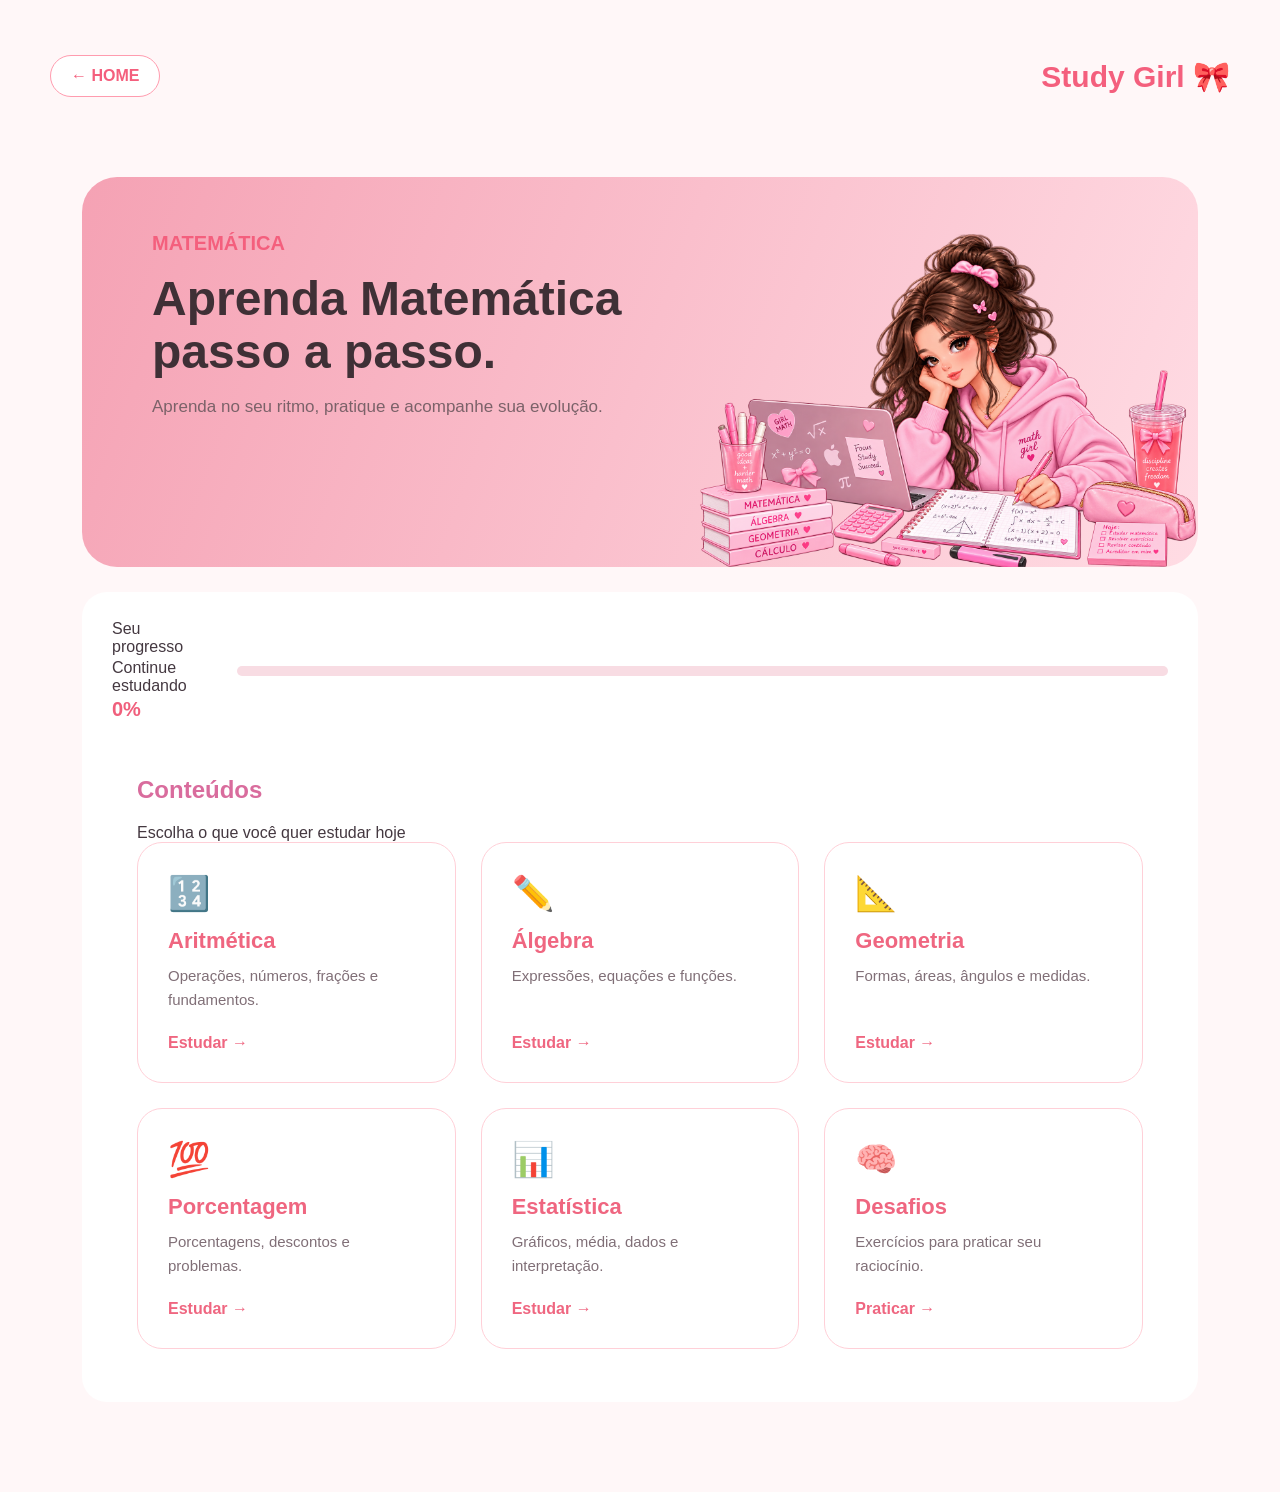
<file: Matemática/matematica.html>
<!DOCTYPE html>
<html lang="pt-br">
<head>
    <meta charset="UTF-8">
<meta name="viewport" content="width=device-width, initial-scale=1.0">
    <link rel="stylesheet" href="../style.css">
    <title>Matemática | Study Girl</title>
</head>
<body class="pagina-materia">
    
    <header class="materia-header">
<a href="../index2.html" class="btn-voltar">← HOME</a>
        <div class="materia-logo">
                        Study Girl 🎀

        </div>

    </header>
    <main class="materia-container">
                
                            <!-- APRESENTAÇÃO -->
<section class="math-banner">

    <div class="math-banner-texto">

        <span class="math-label">MATEMÁTICA</span>

        <h1>
            Aprenda Matemática
            <strong>passo a passo.</strong>
        </h1>

        <p>
            Aprenda no seu ritmo, pratique e acompanhe sua evolução.
        </p>

    </div>

    <img
        src="math.png"
        alt="Study Girl Matemática"
        class="math-banner-img"
    >

</section>

</section>

        <!-- PROGRESSO -->
<section class="progresso-card">
    <div class="progresso-topo">
    <div>
        <span>Seu progresso</span>
        <span>Continue estudando</span>
        <strong class="porcentagem">0%</strong>
    </div>

        <div class="barra-progresso">
            <div class="barra-preenchida"></div>
        </div>
    </div>

            <!-- TÍTULO -->
        <section class="conteudos-materia">
            <div class="conteudos-titulo">
                <h2>Conteúdos</h2>
                <p>Escolha o que você quer estudar hoje</p>
            </div>

            <!--Cards-->
            <div class="conteudos-grid">
                <a href="aritmetica.html" class="conteudo-card">
                    <div class="conteudo-icone">🔢</div>

                    <h3>Aritmética</h3>
                    <p>Operações, números, frações
                    e fundamentos.</p>
                    <span>Estudar →</span>
                </a>
                 <a href="#" class="conteudo-card">
                    <div class="conteudo-icone">✏️</div>

                    <h3>Álgebra</h3>

                    <p>
                        Expressões, equações
                        e funções.
                    </p>

                    <span>Estudar →</span>
                </a>

                 <a href="#" class="conteudo-card">
                    <div class="conteudo-icone">📐</div>

                    <h3>Geometria</h3>

                    <p>
                        Formas, áreas, ângulos
                        e medidas.
                    </p>

                    <span>Estudar →</span>
                </a>

                  <a href="#" class="conteudo-card">
                    <div class="conteudo-icone">💯</div>

                    <h3>Porcentagem</h3>

                    <p>
                        Porcentagens, descontos
                        e problemas.
                    </p>

                    <span>Estudar →</span>
                </a>

                <a href="#" class="conteudo-card">
                    <div class="conteudo-icone">📊</div>

                    <h3>Estatística</h3>

                    <p>
                        Gráficos, média, dados
                        e interpretação.
                    </p>

                    <span>Estudar →</span>
                </a>


                <a href="#" class="conteudo-card">
                    <div class="conteudo-icone">🧠</div>

                    <h3>Desafios</h3>

                    <p>
                        Exercícios para praticar
                        seu raciocínio.
                    </p>

                    <span>Praticar →</span>
                </a>

            </div>

            </div>
        </section>
</section>
    </main>
   
</body>
</html>
</file>
<file: style.css>
*{
margin: 0px;
padding: 0px;
box-sizing: border-box;
}

body{
    font-family: system-ui, -apple-system, BlinkMacSystemFont, 'Segoe UI', Roboto, Oxygen, Ubuntu, Cantarell, 'Open Sans', 'Helvetica Neue', sans-serif;
    background-color: #fff0f5;
    color: #4a3a44;
    min-height: 100vh;
    padding: 30px 20px;
}
header{
    text-align: center;
    margin-bottom:30px ;

}
header h1{
    font-size: 38px;
    color: #d96c9d;
    margin-bottom: 8px;
}
header p{
    color: #8B6F7D;
    font-size: 30px;
    
}
main{
    max-width: 500px;
    margin: 0 auto;
}
section{
    background-color: white;
    padding: 25px;
    border-radius: 20px;
    box-shadow: 0 8px 25px rgba(0, 0, 0, 0, 08);
}
section h2{
    color: #d96c9d;
    margin-bottom: 20px;
}
form{
    display: flex;
    flex-direction: column;
    gap: 10px;

}
label{
    font-weight: bold;
    font-size: 14px;

}
input{
    padding: 12px;
    border: 1px solid #f2bfd4;
    border-radius: 10px;
    outline: none;
    font-size: 15px;
}
input:focus{
    border-color: #d96c9d;
}
button{
    margin-top: 10px;
    padding: 13px;
    background-color: #d96c9d;
    color: white;
    border: none;
    border-radius: 10px;
    font-size: 16px;
    font-weight: bold;
    cursor: pointer;
    transition: 0.3s;
}
button:hover{
    background-color: #bb4f7f;
    transform: scale(1.02);

}
#lista-estudos{
    min-height: 60px;
}

.materias{
    margin-top: 30px;
}
.grade-materias{
    display: grid;
    grid-template-columns: repeat(2, 1fr);
    gap: 15px;
}

.card-materia{
    background-color: #fff0f5;
    padding: 29px;
    border-radius: 18px;
    text-decoration: none;
    color: #4a3a44;
    text-align: center;

    border: 1px solid #f5c6d8;

    transition: 0.3s;
}
.card-materia span{
    font-size: 35px;
}
.card-materia h3{
    margin-top: 10px;
    color: #d96c9dd9;

}
.card-materia:hover{
    transform: translateY(-5px);

    box-shadow: grid;
}
/* PÁGINA DE MATÉRIAS */
.materias{
    background-color: rgb(247, 245, 246);
    padding: 25px;
    border-radius: 20px;
}
.grade-materias{
    display: grid;
    grid-template-columns: repeat(2, 1fr);
    gap: 15px;

}
.card-materia{
    background-color: #fff0f5;
    padding: 25px 15px;
    border-radius: 18px;
    text-decoration: none;
    color: #4a3a44;
    text-align: center;
    border: 1px solid #f5c6d8;
    transition: 0,3s;
}
.card-materia span{
    font-size: 35px;
}
.card-materia h3{
    color: #d96c9dd9;
    margin-top: 10px;
    margin-bottom: 8x;
}
.card-materia p{
     font-size: 13px;
     color: #8B6F7D
}
.card-materia:hover{
    transform: translateY(-5px);
    box-shadow: 0, 8px 20px rgba(0, 0, 0, 0, 10);

}
.voltar{
    display: inline-block;
    margin-top: 20px;
    text-decoration: none;
    color: #d96c9d;
    font-weight: bold;
}
/* =========================
   STUDY GIRL - HOME
========================= */

:root {
    --rosa-fundo: #fff1f3;
    --rosa-claro: #fad6dc;
    --rosa-medio: #f6a2ae;
    --rosa-principal: #ec6f88;
    --coral: #f28c91;
    --branco: #ffffff;
    --texto: #4a3940;
    --texto-suave: #8d757d;
}

.home-materias {
    margin: 0;
    min-height: 100vh;

    font-family: Arial, sans-serif;

    background:
        linear-gradient(
            135deg,
            #fff7f8,
            var(--rosa-fundo)
        );

    color: var(--texto);
}

/* TOPO */

.topo-app {
    max-width: 1200px;

    margin: 20px auto;

    padding: 15px 25px;

    display: flex;
    align-items: center;
    justify-content: space-between;
    gap: 20px;

    background-color: var(--branco);

    border-radius: 22px;

    box-shadow: 0 10px 35px rgba(236, 111, 136, 0.12);
}

.logo {
    font-size: 22px;
    font-weight: bold;

    color: var(--rosa-principal);

    white-space: nowrap;
}

.busca {
    position: relative;
    width: 100%;
    max-width: 500px;
}

.busca input {
    width: 100%;
    height: 44px;

    box-sizing: border-box;

    padding-left: 20px;
    padding-right: 50px;

    border: 1px solid #f06b88;
    border-radius: 30px;

    outline: none;

    font-size: 15px;
}

.busca .icone-busca {
    position: absolute;

    right: 18px;
    top: 50%;

    transform: translateY(-50%);

    font-size: 17px;
    line-height: 1;

    margin: 0;
    padding: 0;

    cursor: pointer;

    z-index: 10;
}
.icones-topo {
    font-size: 20px;

    display: flex;
    gap: 12px;
}

/* CONTEÚDO */

.conteudo-home {
    max-width: 1200px;

    margin: auto;

    padding: 10px 20px 50px;
}


/* HERO */


.hero-texto {
    max-width: 600px;
}

.tag {
    font-weight: bold;

    color: var(--rosa-principal);

    margin-bottom: 15px;
}

.hero h1 {
    font-size: 45px;

    line-height: 1.1;

    margin-bottom: 20px;

    color: var(--texto);
}

.hero-texto > p:not(.tag) {
    color: var(--texto-suave);

    font-size: 17px;

    margin-bottom: 30px;
}

.btn-principal {
    display: inline-block;

    padding: 20px 30px;

    background-color: var(--rosa-principal);

    color: var(--branco);

    border-radius: 30px;

    text-decoration: none;

    font-weight: bold;

    transition: 0.3s;
}

.btn-principal:hover {
    background-color: var(--coral);

    transform: scale(1.04);
}

/* DECORAÇÃO HERO */

.hero-visual {
    width: 320px;
    height: 320px;

    display: flex;
    align-items:baseline;
    justify-content:safe;
}

.circulo-decorativo {
    width: 240px;
    height: 240px;

    border-radius: 50%;

    display: flex;
    align-items: center;
    justify-content: center;

    font-size: 100px;

    background-color: rgba(255, 255, 255, 0.55);

    box-shadow: 0 15px 35px rgba(236, 111, 136, 0.18);
}

/* MATÉRIAS */

.secao-materias {
    margin-top: 45px;
}

.titulo-secao h2 {
    font-size: 28px;

    margin-bottom: 5px;

    color: var(--texto);
}

.titulo-secao p {
    color: var(--texto-suave);

    margin-bottom: 20px;
}

/* CARROSSEL */

.lista-materias {
    display: flex;

    gap: 18px;

    overflow-x: auto;

    padding: 10px 5px 25px;

    scroll-behavior: smooth;
}

.lista-materias::-webkit-scrollbar {
    height: 8px;
}

.lista-materias::-webkit-scrollbar-thumb {
    background-color: var(--rosa-claro);

    border-radius: 20px;
}

/* CARD */

.card-materia {
    min-width: 190px;
    height: 230px;

    padding: 22px;

    flex-shrink: 0;

    display: flex;
    flex-direction: column;
    justify-content: flex-end;

    text-decoration: none;

    color: var(--texto);

    border-radius: 24px;

    background:
        linear-gradient(
            145deg,
            #ffffff,
            var(--rosa-claro)
        );

    border: 1px solid #f8cbd3;

    box-shadow: 0 12px 28px rgba(236, 111, 136, 0.14);

    transition: 0.3s;
}

.card-materia:hover {
    transform: scale(1.05);

    box-shadow: 0 18px 35px rgba(236, 111, 136, 0.22);
}

.icone-materia {
    font-size: 45px;

    margin-bottom: auto;
}

.card-materia h3 {
    margin: 0 0 8px;

    font-size: 20px;

    color: var(--rosa-principal);
}

.card-materia p {
    font-size: 13px;

    color: var(--texto-suave);

    margin-bottom: 15px;
}

.card-materia span {
    font-size: 13px;

    font-weight: bold;

    color: var(--rosa-principal);
}

/* RESUMO */

.resumo-estudos {
    margin-top: 35px;

    display: grid;

    grid-template-columns: repeat(3, 1fr);

    gap: 18px;
}

.card-resumo {
    background-color: var(--branco);

    padding: 20px;

    border-radius: 20px;

    display: flex;
    align-items: center;
    gap: 15px;

    box-shadow: 0 10px 25px rgba(236, 111, 136, 0.12);
}

.card-resumo span {
    font-size: 30px;
}

.card-resumo strong {
    font-size: 18px;

    color: var(--rosa-principal);
}

.card-resumo p {
    margin: 3px 0 0;

    color: var(--texto-suave);

    font-size: 13px;
}

/* VOLTAR */

.voltar-home {
    display: inline-block;

    margin-top: 30px;

    color: var(--rosa-principal);

    text-decoration: none;

    font-weight: bold;
}


/* RESPONSIVO */


   @media (max-width: 800px) {

    .topo-app {
     
        flex-wrap: wrap;
    }

    .busca {
        order: 3;
        width: 100%;
        max-width: none;
    }

    .hero h1 {
        font-size: 34px;
    }

    .resumo-estudos {
        grid-template-columns: 1fr;
    }
} /* FECHA O MEDIA */

/* ===== BANNER STUDY GIRL ===== */

.hero-imagem {
    position: absolute;

    right: 0;
    bottom: 0;

    width: 55%;
    height: 100%;

    display: flex;
    align-items: flex-end;
    justify-content: flex-end;

    z-index: 1;
}

.hero-imagem img {
    display: block;

    width: 100%;
    max-width: 640px;
    max-height: 100%;

    object-fit: contain;
    object-position: bottom right;
}

.hero-conteudo {
    position: relative;
    z-index: 2;

    width: 52%;
    max-width: 560px;
}

.hero-tag {
    display: block;
    margin-bottom: 15px;

    color: #ef6680;
    font-size: 25px;
    font-weight: 700;
}

.hero-conteudo h1 {
    margin: 0 0 20px;

    color: #3d353d;

    font-size: 48px;
    line-height: 1.05;
    font-weight: 800;
}

.hero-conteudo p {
    margin-bottom: 30px;

    color: #806f78;

    font-size: 17px;
    line-height: 1.6;
}




.hero-imagem img {
    display: block;

    width: 100%;
    max-width: 650px;
    height: auto;

    object-fit: contain;
    object-position: bottom right;

    transform: translateX(20px);
    
}


.hero {
      position: relative;
    overflow: hidden;

    width: calc(100% - 40px);
    max-width: 1160px;
    min-height: 430px;

    margin: 30px auto 50px;
    padding: 55px 60px;

    box-sizing: border-box;

    border-radius: 35px;

    background: linear-gradient(
        110deg,
        #f5a1ad 0%,
        #f8c8cf 52%,
        #fdebed 100%
    );

}

.resumo-estudos{
    grid-template-columns: 1fr;
}



/* ========================================
   PÁGINA DAS MATÉRIAS
======================================== */

.pagina-materia{
    margin: 0;
    min-height: 100vh;
    background: #fff7f8;
    color: #443840;
    font-family: Arial, Helvetica, sans-serif;
}

/*HEADER*/
.materia.header{
    width: min(1100px,calc(100% - 40%));
    margin: 25% auto;
    display: flex;
    align-items: center;
    justify-content: space-between;
}

.btn-voltar{
    padding: 12px 20px;
    background: #ffffff;
    color: #ef6680;
    border: 1px solid #ffc1cc;
    border-radius: 30px;
    text-decoration: none;
    font-weight: 600;
    transition: 0.2s;
}
.btn-voltar:hover{
    background: #ef6680;
    color: white;
    transform: translateX(-3px);
}
.materia-logo{
    color: #ef6680;
    font-size: 50px;
    font-weight: 700;
}

.pagina-materia .materia-header {
    width: 100%;
    max-width: 1180px;
    margin: 0 auto 35px;

    display: flex !important;
    align-items: center !important;
    justify-content: space-between !important;

    padding: 25px 0 !important;
}

/* HOME - ESQUERDA */
.pagina-materia .materia-header .btn-voltar {
    position: static !important;
    transform: none !important;
    margin: 0 !important;

    padding: 11px 20px;

    color: #f45f7d;
    border: 1px solid #ff9caf;
    border-radius: 30px;

    text-decoration: none;
    font-weight: 700;
}

/* LOGO - DIREITA */
.pagina-materia .materia-header .materia-logo {
    position: static !important;
    transform: none !important;
    margin: 0 !important;

    color: #f45f7d;
    font-size: 30px !important;
    font-weight: 800;
}


/*CONTAINER*/

.materia-container{
    width: min(1100px calc(100%-40px));
    margin: 0 auto 60px;
}

.pagina-materia .materia-container {
    width: 90%;
    max-width: 1200px;
    margin: 0 auto 60px;
}


/*IMAGEM MAATEMATICA*/

.hero-imagem {
    position: absolute;

    right: 0;
    bottom: 0;

    width: 55%;
    height: 100%;

    display: flex;
    align-items: flex-end;
    justify-content: flex-end;

    z-index: 1;
}

/*matematica banner gir*/

 .math-banner {
    position: relative;
    min-height: 390px;
    margin-top: 55px;
    padding: 55px 70px;

    background: linear-gradient(
        110deg,
        #f5a2b4,
        #ffdce4
    );

    border-radius: 35px;
    overflow: hidden;
}

/* TEXTO */

.math-banner-texto {
    position: relative;
    z-index: 2;
    width: 55%;
}

.math-banner-texto span {
    color: #f45f7d;
    font-size: 20px;
    font-weight: 700;
}

.math-banner-texto h1 {
    margin: 18px 0;
    color: #3f3036;

    font-size: 48px;
    line-height: 1.1;
}

.math-banner-texto p {
    color: #7b6269;
    font-size: 17px;
}

/* PERSONAGEM */

.math-banner-img {
    position: absolute;

    width: 500px;
    height: auto;

    right: 0;
    bottom: 0;

    z-index: 1;
}

/* PROGRESSO */

.progresso-card {
    margin-top: 25px;
    padding: 28px 30px;

    background: #ffffff;
    border-radius: 25px;
}

.progresso-topo {
    display: grid;
    grid-template-columns: 100px 1fr;
    align-items: center;

    gap: 25px;
}

.progresso-topo > div:first-child {
    display: flex;
    flex-direction: column;
    gap: 3px;
}

.porcentagem {
    color: #f05f7c;
    font-size: 20px;
    font-weight: 800;
}

.barra-progresso {
    width: 100%;
    height: 10px;

    overflow: hidden;

    background: #f8dce3;
    border-radius: 999px;
}

.barra-preenchida {
    width: 0%;
    height: 100%;

    background: #f05f7c;
    border-radius: inherit;
}


/* CONTEÚDOS */

.conteudos-materia {
    margin-top: 30px;
}


/* RESPONSIVO */

@media (max-width: 800px) {

    .materia-apresentacao {
        min-height: 380px;

        padding:
            35px 30px
            200px;
    }

    .matematica-hero-girl {
        width: 300px;

        right: 50%;
        transform: translateX(50%);
    }

    .progresso-topo {
        grid-template-columns: 1fr;
    }
}


/* GRID */

.conteudos-grid {
    display: grid;

    grid-template-columns:
        repeat(3, minmax(0, 1fr));

    gap: 20px;
}
.pagina-materia .conteudos-grid {
    width: 100%;

    display: grid;
    grid-template-columns: repeat(3, 1fr);

    gap: 25px;
}

/* CARD */

.conteudo-card {
    min-height: 210px;
    padding: 28px;

    display: flex;
    flex-direction: column;

    box-sizing: border-box;

    background: white;

    border: 1px solid #ffd0d8;
    border-radius: 25px;

    color: inherit;
    text-decoration: none;

    transition:
        transform 0.25s ease,
        box-shadow 0.25s ease,
        border-color 0.25s ease;
}
.pagina-materia .conteudo-card {
    width: 100%;
    min-width: 0;
    min-height: 230px;

    padding: 30px;

    box-sizing: border-box;

    border-radius: 25px;
}

.conteudo-card:hover {
    transform: translateY(-6px);

    border-color: #ef6680;

    box-shadow:
        0 15px 35px rgba(222, 91, 119, 0.15);
}

.conteudo-icone {
    margin-bottom: 15px;
    font-size: 34px;
}

.conteudo-card h3 {
    margin: 0 0 10px;

    color: #ef6680;
    font-size: 21px;
}

.conteudo-card p {
    margin: 0 0 22px;

    color: #806f77;

    font-size: 14px;
    line-height: 1.5;
}

.conteudo-card span {
    margin-top: auto;

    color: #ef6680;
    font-weight: 700;
}
.pagina-materia .conteudo-card h3 {
    font-size: 22px;
}

.pagina-materia .conteudo-card p {
    font-size: 15px;
    line-height: 1.6;
}

/* RESPONSIVO */

@media (max-width: 850px) {

    .conteudos-grid {
        grid-template-columns: repeat(2, 1fr);
    }

}


@media (max-width: 550px) {

    .materia-header,
    .materia-container {
        width: calc(100% - 24px);
    }

    .materia-apresentacao {
        padding: 35px 25px;
    }

    .conteudos-grid {
        grid-template-columns: 1fr;
    }

    .materia-logo {
        font-size: 16px;
    }

}

/* TABLET */

@media (max-width: 900px) {

    .pagina-materia .conteudos-grid {
        grid-template-columns: repeat(2, 1fr);
    }

}


/* CELULAR */

@media (max-width: 600px) {

    .pagina-materia .materia-container {
        width: calc(100% - 30px);
    }

    .pagina-materia .conteudos-grid {
        grid-template-columns: 1fr;
    }

}




/* ========================================
   PÁGINA DE AULA   -   ARITMÉTICA
======================================== */

.pagina-aula .aula-header {
    width: 90%;
    max-width: 1200px;
    margin: 30px auto;
}

.pagina-aula .aula-container {
    width: 90%;
    max-width: 1200px;
    margin: 0 auto 70px;
}

/* Banner */

.pagina-aula .aula-hero {
    width: 100%;
    box-sizing: border-box;
}

/* Conteúdo + lateral */

.pagina-aula .aula-conteudo {
    width: 100%;

    display: grid;
    grid-template-columns: minmax(0, 1fr) 300px;

    gap: 25px;
}

/* Parte principal */

.pagina-aula .aula-principal {
    width: 100%;
    min-width: 0;
}

/* Cards da aula */

.pagina-aula .bloco-aula {
    width: 100%;
    min-width: 0;

    box-sizing: border-box;
}

/* Lateral */

.pagina-aula .aula-lateral {
    width: 100%;
}

/* Tablet/celular */

@media (max-width: 850px) {

    .pagina-aula .aula-conteudo {
        grid-template-columns: 1fr;
    }

    .pagina-aula .aula-lateral {
        position: static;
    }
}

@media (max-width: 600px) {

    .pagina-aula .aula-header,
    .pagina-aula .aula-container {
        width: calc(100% - 30px);
    }
}

/* =====================================
   CONTEÚDO DIDÁTICO
===================================== */

.bloco-aula h3 {
    margin-top: 30px;
    margin-bottom: 10px;
    color: #514149;
    font-family: Arial, Helvetica, sans-serif;
    font-size: 20px;
}

.destaque-aula,
.exemplo-box,
.aviso-aula,
.problema-box {
    margin: 25px 0;
    padding: 20px 22px;

    background: #fff5f7;
    border-left: 4px solid #ef6680;
    border-radius: 14px;
}

.destaque-aula p,
.exemplo-box p,
.aviso-aula p,
.problema-box p {
    margin-bottom: 0;
}

.conceitos-grid {
    display: grid;
    grid-template-columns: repeat(3, 1fr);

    gap: 15px;
    margin-top: 25px;
}

.conceito-card {
    padding: 20px;

    background: #fff7f8;
    border: 1px solid #ffd4dc;
    border-radius: 18px;
}

.conceito-card strong {
    color: #ef6680;
    font-size: 18px;
}

.conceito-card small {
    color: #88757d;
    line-height: 1.5;
}

.operacao small {
    color: #8a757d;
    text-align: center;
}

.calculo-box {
    margin: 20px 0;
    padding: 22px;

    display: flex;
    justify-content: center;
    align-items: center;

    gap: 25px;

    background: #fff4f6;
    border-radius: 18px;

    font-size: 23px;
}

.calculo-box strong {
    color: #ef6680;
}

.ordem-operacoes {
    margin: 25px 0;

    display: grid;
    grid-template-columns: repeat(4, 1fr);

    gap: 12px;
}

.ordem-operacoes div {
    padding: 20px 12px;

    background: #fff7f8;
    border: 1px solid #ffd4dc;
    border-radius: 16px;

    text-align: center;
}

.ordem-operacoes span {
    width: 35px;
    height: 35px;

    margin: auto;

    display: flex;
    align-items: center;
    justify-content: center;

    background: #ef6680;
    color: white;

    border-radius: 50%;

    font-weight: bold;
}

.ordem-operacoes p {
    margin-bottom: 0;
}

.resolucao-box {
    margin: 20px 0;
    padding: 25px;

    background: #fff8f9;
    border: 1px dashed #ef9bac;
    border-radius: 18px;
}

.resolucao-box span {
    color: #8a757d;
    font-size: 14px;
}

.resultado-final {
    color: #443840 !important;
    font-size: 18px;
}

.fracao-exemplo {
    margin: 25px 0;

    display: flex;
    align-items: center;

    gap: 30px;

    padding: 25px;

    background: #fff7f8;
    border-radius: 18px;
}

.fracao {
    width: 55px;

    text-align: center;

    color: #ef6680;
    font-size: 25px;
    font-weight: bold;
}

.fracao hr {
    border: 0;
    border-top: 2px solid #ef6680;
}

.sumario-aula {
    margin: 25px 0;

    display: flex;
    flex-direction: column;

    gap: 5px;
}

.sumario-aula a {
    padding: 9px 10px;

    color: #75646c;

    border-radius: 10px;

    text-decoration: none;
    font-size: 13px;
}

.sumario-aula a:hover {
    background: #fff1f4;
    color: #ef6680;
}

@media (max-width: 700px) {

    .conceitos-grid,
    .ordem-operacoes {
        grid-template-columns: 1fr;
    }

    .calculo-box {
        flex-direction: column;
        gap: 8px;
    }
}
.numero-aula{
        font-size: 30px ;
        color: #ef6680;
            line-height: 1.7;

}

.pagina-aula .aula-header {
    position: relative;
}

/* botão voltar */
.pagina-aula .btn-voltar {
    position: absolute;
    left: 0;
}

/* Study Girl centralizado */
.pagina-aula .materia-logo {
    margin: 0 auto;
}

/* =====================================
   NAVEGAÇÃO ARITMÉTICA
===================================== */


/* =====================================
   CORREÇÃO HEADER - ARITMÉTICA
===================================== */

.aritmetica-header {
    width: calc(100% - 170px) !important;
    max-width: none !important;

    margin: 0 auto !important;
    padding: 55px 0 40px !important;

    display: grid !important;
    grid-template-columns: 1fr auto 1fr !important;
    align-items: center !important;

    position: relative !important;
}

/* BOTÃO MATEMÁTICA */

.aritmetica-header .btn-voltar {
    position: static !important;
    justify-self: start !important;
    margin: 0 !important;
}


/* STUDY GIRL */

.aritmetica-header .aritmetica-logo {
    position: static !important;

    justify-self: center !important;

    margin: 0 !important;
    transform: none !important;

    font-size: 48px !important;
    font-weight: 800 !important;

    color: #f45f7d !important;

    white-space: nowrap;
}


/* =================================
   BOTÃO VOLTAR AO INÍCIO
================================= */

.fim-pagina {
    width: 100%;
    display: flex !important;
    justify-content: center !important;
    align-items: center !important;

    padding: 40px 20px 60px;
    margin: 0 auto;
}

.fim-pagina .btn-inicio {
    display: inline-flex !important;
    align-items: center;
    justify-content: center;

    padding: 13px 25px;

    background: #f45f7d !important;
    color: #ffffff !important;

    border: 1px solid #f45f7d;
    border-radius: 30px;

    text-decoration: none !important;
    font-weight: 700;

    transition: 0.2s ease;
}

.fim-pagina .btn-inicio:hover {
    background: #df4e6d !important;
    transform: translateY(-2px);
}
/* BOTÃO ↓ FINAL - ARITMÉTICA */

.aritmetica-header a.btn-final {
    display: inline-flex !important;
    align-items: center !important;
    justify-content: center !important;

    justify-self: end !important;

    padding: 11px 22px !important;

    background-color: transparent !important;
    color: #f45f7d !important;

    border: 1px solid #ff9caf !important;
    border-radius: 30px !important;

    text-decoration: none !important;
    font-size: 16px !important;
    font-weight: 700 !important;

    cursor: pointer;
    transition: 0.2s ease;
}

.aritmetica-header a.btn-final:hover {
    background-color: #f45f7d !important;
    color: white !important;
}
/* =========================================
   ENGLISH COURSE
========================================= */

.english-page {
    margin: 0;
    min-height: 100vh;
    background: #fff6f8;
    color: #443840;
}


/* TOPO */

.english-page-header {
    width: 90%;
    max-width: 1200px;
    margin: 0 auto;
    padding: 35px 0;

    display: flex;
    align-items: center;
    justify-content: space-between;
}

.english-back {
    padding: 11px 22px;

    color: #ef6680;
    background: white;

    border: 1px solid #f7a9b8;
    border-radius: 30px;

    text-decoration: none;
    font-weight: 700;

    transition: 0.2s;
}

.english-back:hover {
    background: #ef6680;
    color: white;
}

.english-logo {
    color: #ef6680;
    font-size: 30px;
    font-weight: 800;
}


/* CONTAINER */

.english-main {
    width: 90%;
    max-width: 1200px;

    margin: 0 auto 80px;
}


/* HERO */

.english-hero {
    min-height: 280px;
    padding: 50px;

    display: flex;
    align-items: center;

    background:
        linear-gradient(
            135deg,
            #f7a6b7 0%,
            #ffd4dd 55%,
            #fff0f3 100%
        );

    border-radius: 35px;

    box-shadow:
        0 15px 40px rgba(239, 102, 128, 0.08);
}

.english-label {
    color: #e94f70;
    font-size: 14px;
    font-weight: 800;
    letter-spacing: 1px;
}

.english-hero h1 {
    max-width: 900px;
    margin: 12px 0;
    color: #443840;
    font-size: 52px;
    line-height: 1.05;
}


.english-hero h1 span {
    color: #ef6680;
}

.english-hero p {
    max-width: 600px;

    margin: 20px 0 0;

    color: #765f69;

    font-size: 17px;
    line-height: 1.7;
}


/* LEVEL */

.course-level {
    margin-top: 35px;
    padding: 35px;

    background: white;

    border: 1px solid #ffe0e6;
    border-radius: 30px;
}

.course-level-header {
    display: flex;
    align-items: center;

    gap: 20px;
    margin-bottom: 30px;
}

.course-level-number {
    padding: 10px 16px;

    background: #fff0f3;
    color: #ef6680;

    border-radius: 25px;

    font-size: 12px;
    font-weight: 800;
}

.course-level-header h2 {
    margin: 0 0 5px;

    color: #443840;
    font-size: 27px;
}

.course-level-header p {
    margin: 0;

    color: #88747c;
}


/* CARDS DAS AULAS */

.course-lessons {
    display: grid;

    grid-template-columns:
        repeat(2, minmax(0, 1fr));

    gap: 18px;
}

.course-lesson {
    min-height: 125px;

    padding: 22px;

    display: grid;
    grid-template-columns: 55px 1fr auto;
    align-items: center;

    gap: 17px;

    background: #fff8fa;

    border: 1px solid #ffd3dc;
    border-radius: 20px;

    text-decoration: none;

    transition:
        transform 0.2s ease,
        box-shadow 0.2s ease,
        border-color 0.2s ease;
}

a.course-lesson {
    cursor: pointer;
}

a.course-lesson:hover {
    transform: translateY(-4px);

    border-color: #ef6680;

    box-shadow:
        0 12px 30px rgba(239, 102, 128, 0.13);
}


/* ÍCONE */

.course-lesson-icon {
    width: 52px;
    height: 52px;

    display: flex;
    align-items: center;
    justify-content: center;

    background: white;

    border-radius: 15px;

    font-size: 27px;
}


/* TEXTO */

.course-lesson-content span {
    color: #ef6680;

    font-size: 11px;
    font-weight: 800;
    letter-spacing: 0.5px;
}

.course-lesson-content h3 {
    margin: 5px 0;

    color: #443840;

    font-size: 18px;
}

.course-lesson-content p {
    margin: 0;

    color: #88747c;

    font-size: 13px;
    line-height: 1.5;
}


/* SETA */

.course-lesson-arrow {
    color: #ef6680;

    font-size: 25px;
    font-weight: 700;
}


/* RESPONSIVO */

@media (max-width: 800px) {

    .course-lessons {
        grid-template-columns: 1fr;
    }

    .english-hero h1 {
        font-size: 40px;
    }
}


@media (max-width: 550px) {

    .english-page-header,
    .english-main {
        width: 92%;
    }

    .english-logo {
        font-size: 22px;
    }

    .english-hero {
        min-height: auto;
        padding: 35px 25px;

        border-radius: 25px;
    }

    .english-hero h1 {
        font-size: 34px;
    }

    .course-level {
        padding: 22px;
    }

    .course-level-header {
        flex-direction: column;
        align-items: flex-start;
    }

    .course-lesson {
        grid-template-columns: 45px 1fr auto;
        padding: 18px;
    }

    .course-lesson-icon {
        width: 43px;
        height: 43px;

        font-size: 22px;
    }
}

/* PERSONAGEM DO ENGLISH COURSE */

.english-hero {
    position: relative;
    overflow: hidden;
}

.english-hero-text {
    position: relative;
    z-index: 2;
    width: 60%;
}

.english-hero-girl {
    position: absolute;

    right: 20px;
    bottom: 0;

    width: 390px;
    max-height: 100%;

    object-fit: contain;
    object-position: bottom right;

    z-index: 1;
}


/* =====================================================
   ENGLISH - LESSON PAGE
   Alphabet & Pronunciation
===================================================== */

.english-lesson-page {
    margin: 0;
    min-height: 100vh;
    background: #fff7f9;
    color: #3f3036;
    font-family: Arial, sans-serif;
}


/* ---------- CONTAINER ---------- */

.english-lesson-container {
    width: min(1180px, calc(100% - 48px));
    margin: 0 auto;
    padding-bottom: 70px;
}


/* ---------- HEADER ---------- */

.english-lesson-header {
    width: min(1180px, calc(100% - 48px));
    min-height: 120px;
    margin: 0 auto;

    display: grid;
    grid-template-columns: 1fr auto 1fr;
    align-items: center;
    gap: 30px;
}

.english-lesson-back,
.english-lesson-jump {
    width: fit-content;
    padding: 12px 22px;

    border: 1px solid #ff8da5;
    border-radius: 999px;

    color: #f35f7e;
    text-decoration: none;
    font-weight: 700;

    transition: 0.2s;
}

.english-lesson-back:hover,
.english-lesson-jump:hover {
    background: #f35f7e;
    color: white;
}

.english-lesson-logo {
    color: #f35f7e;
    font-size: 32px;
    font-weight: 800;
    white-space: nowrap;
}

.english-lesson-jump {
    justify-self: end;
}


/* ---------- HERO ---------- */

.english-lesson-hero {
    min-height: 300px;
    padding: 55px 60px;

    display: flex;
    flex-direction: column;
    justify-content: center;

    background: linear-gradient(
        120deg,
        #f8a4b8 0%,
        #ffd5df 100%
    );

    border-radius: 34px;
}

.english-lesson-number {
    margin-bottom: 14px;

    color: #ef5577;
    font-size: 14px;
    font-weight: 800;
    letter-spacing: 1px;
}

.english-lesson-hero h1 {
    max-width: 720px;
    margin: 0;

    font-size: clamp(38px, 5vw, 62px);
    line-height: 1.05;
    color: #3f3036;
}

.english-lesson-hero h1 span {
    color: #f35f7e;
}

.english-lesson-hero > p {
    max-width: 650px;
    margin: 22px 0;

    font-size: 17px;
    line-height: 1.6;
    color: #725961;
}

.english-lesson-info {
    display: flex;
    flex-wrap: wrap;
    gap: 12px;
}

.english-lesson-info span {
    padding: 9px 15px;

    background: rgba(255,255,255,.7);
    border-radius: 999px;

    font-size: 14px;
    font-weight: 600;
}


/* ---------- BLOCOS DA AULA ---------- */

.english-content-block {
    margin-top: 30px;
    padding: 45px 50px;

    background: #ffffff;
    border: 1px solid #ffe0e7;
    border-radius: 28px;
}

.english-section-label {
    display: inline-block;
    margin-bottom: 8px;

    color: #f35f7e;
    font-size: 13px;
    font-weight: 800;
    letter-spacing: 1px;
}

.english-content-block h2 {
    margin: 0 0 15px;

    color: #3f3036;
    font-size: 30px;
}

.english-content-block > p {
    color: #755d65;
    line-height: 1.7;
}


/* ---------- OBJETIVOS ---------- */

.english-objectives {
    margin-top: 28px;

    display: grid;
    grid-template-columns: repeat(2, 1fr);
    gap: 16px;
}

.english-objectives > div {
    min-height: 105px;
    padding: 22px;

    display: flex;
    align-items: center;
    gap: 18px;

    background: #fff7f9;
    border: 1px solid #ffd8e1;
    border-radius: 20px;
}

.english-objectives span {
    min-width: 48px;
    height: 48px;

    display: grid;
    place-items: center;

    background: #f35f7e;
    color: white;

    border-radius: 50%;

    font-weight: 800;
}

.english-objectives p {
    margin: 0;
    line-height: 1.5;
}


/* ---------- ALFABETO ---------- */

.alphabet-grid {
    margin-top: 30px;

    display: grid;
    grid-template-columns: repeat(7, 1fr);
    gap: 12px;
}

.alphabet-grid > div {
    min-height: 120px;

    display: flex;
    flex-direction: column;
    align-items: center;
    justify-content: center;

    background: #fff7f9;
    border: 1px solid #ffd4df;
    border-radius: 18px;

    transition: transform .2s, box-shadow .2s;
}

.alphabet-grid > div:hover {
    transform: translateY(-4px);

    box-shadow:
        0 10px 25px rgba(226, 91, 125, .12);
}

.alphabet-grid strong {
    color: #f35f7e;
    font-size: 30px;
}

.alphabet-grid span {
    margin-top: 6px;
    color: #403137;
    font-weight: 700;
}

.alphabet-grid small {
    margin-top: 5px;
    color: #9a7881;
}


/* ---------- CAIXA DE OBSERVAÇÃO ---------- */

.english-note {
    margin-top: 25px;
    padding: 20px 24px;

    background: #fff2f5;
    border-left: 4px solid #f35f7e;
    border-radius: 14px;
}

.english-note p {
    margin: 8px 0 0;
    line-height: 1.6;
}


/* ---------- COMPARAÇÕES ---------- */

.english-comparison-grid {
    margin-top: 25px;

    display: grid;
    grid-template-columns: repeat(2, 1fr);
    gap: 18px;
}

.english-comparison-grid article {
    padding: 24px;

    background: #fff8fa;
    border: 1px solid #ffd9e2;
    border-radius: 20px;
}

.english-comparison-grid article > span {
    color: #f35f7e;
    font-size: 11px;
    font-weight: 800;
}

.english-comparison-grid h3 {
    margin: 8px 0 15px;
    font-size: 23px;
}


/* ---------- DIÁLOGO ---------- */

.english-dialogue {
    margin-top: 22px;
    padding: 25px 30px;

    background: #fff7f9;
    border-radius: 20px;
}

.english-dialogue p {
    margin: 10px 0;
    line-height: 1.5;
}


/* ---------- SPELLING ---------- */

.spelling-examples {
    margin-top: 25px;

    display: grid;
    grid-template-columns: repeat(2, 1fr);
    gap: 15px;
}

.spelling-examples div {
    padding: 20px;

    display: flex;
    justify-content: space-between;
    gap: 20px;

    background: #fff7f9;
    border: 1px solid #ffd9e2;
    border-radius: 16px;
}

.spelling-examples strong {
    color: #f35f7e;
}


/* ---------- EXERCÍCIOS ---------- */

.english-exercise {
    margin-top: 20px;
    padding: 25px;

    background: #fff8fa;
    border: 1px dashed #f59bb0;
    border-radius: 20px;
}

.english-exercise h3 {
    margin-top: 0;
    color: #df5f83;
}


/* ---------- DESAFIO ---------- */

.english-challenge {
    margin-top: 30px;
    padding: 45px 50px;

    background: linear-gradient(135deg, #f89eb4, #ffd7e0);
    border-radius: 28px;
}

.english-challenge > span {
    color: #e94f75;
    font-size: 13px;
    font-weight: 800;
}

.english-challenge h2 {
    margin: 10px 0;
    font-size: 32px;
}


/* ---------- PRÓXIMA AULA ---------- */

.english-next-lesson {
    margin-top: 30px;
    padding: 35px 40px;

    display: flex;
    align-items: center;
    justify-content: space-between;
    gap: 30px;

    background: white;
    border: 1px solid #ffd9e2;
    border-radius: 25px;
}

.english-next-lesson span {
    color: #f35f7e;
    font-size: 12px;
    font-weight: 800;
}

.english-next-lesson h2 {
    margin: 7px 0;
}

.english-next-lesson p {
    margin-bottom: 0;
    color: #765d65;
}

.english-next-lesson a {
    flex-shrink: 0;

    padding: 14px 22px;

    background: #f35f7e;
    color: white;

    border-radius: 999px;

    text-decoration: none;
    font-weight: 700;
}


/* ---------- VOLTAR AO TOPO ---------- */

.english-back-top {
    display: block;
    width: fit-content;

    margin: 0 auto 60px;
    padding: 13px 22px;

    border: 1px solid #f35f7e;
    border-radius: 999px;

    color: #f35f7e;
    text-decoration: none;
    font-weight: 700;
}


/* =====================================================
   RESPONSIVO
===================================================== */

@media (max-width: 850px) {

    .english-lesson-container,
    .english-lesson-header {
        width: min(100% - 28px, 1180px);
    }

    .english-lesson-header {
        min-height: 100px;
        grid-template-columns: 1fr auto;
    }

    .english-lesson-logo {
        font-size: 24px;
        justify-self: end;
    }

    .english-lesson-jump {
        display: none;
    }

    .english-lesson-hero {
        min-height: auto;
        padding: 38px 28px;
        border-radius: 26px;
    }

    .english-lesson-hero h1 {
        font-size: 38px;
    }

    .english-content-block {
        padding: 32px 25px;
    }

    .english-objectives,
    .english-comparison-grid,
    .spelling-examples {
        grid-template-columns: 1fr;
    }

    .alphabet-grid {
        grid-template-columns: repeat(4, 1fr);
    }

    .english-next-lesson {
        align-items: flex-start;
        flex-direction: column;
    }
}


@media (max-width: 500px) {

    .english-lesson-container,
    .english-lesson-header {
        width: calc(100% - 24px);
    }

    .english-lesson-logo {
        font-size: 20px;
    }

    .english-lesson-back {
        padding: 10px 15px;
        font-size: 14px;
    }

    .english-lesson-hero {
        padding: 32px 22px;
    }

    .english-lesson-hero h1 {
        font-size: 33px;
    }

    .english-content-block {
        padding: 28px 20px;
    }

    .alphabet-grid {
        grid-template-columns: repeat(3, 1fr);
        gap: 9px;
    }

    .alphabet-grid > div {
        min-height: 100px;
    }

    .english-challenge {
        padding: 32px 22px;
    }
}

/* AJUSTE FINAL - LARGURA DAS AULAS DE INGLÊS */

body.english-lesson-page .english-lesson-container {
    width: min(1100px, calc(100% - 60px)) !important;
    max-width: 1100px !important;
    margin-left: auto !important;
    margin-right: auto !important;
}

body.english-lesson-page .english-lesson-hero {
    width: 100% !important;
    max-width: none !important;
    box-sizing: border-box !important;
}

body.english-lesson-page .english-content-block,
body.english-lesson-page .english-challenge,
body.english-lesson-page .english-next-lesson {
    width: 100% !important;
    max-width: none !important;
    box-sizing: border-box !important;
}


/* TABLET / CELULAR */

@media (max-width: 700px) {

    body.english-lesson-page .english-lesson-container {
        width: calc(100% - 28px) !important;
    }

}
</file>
